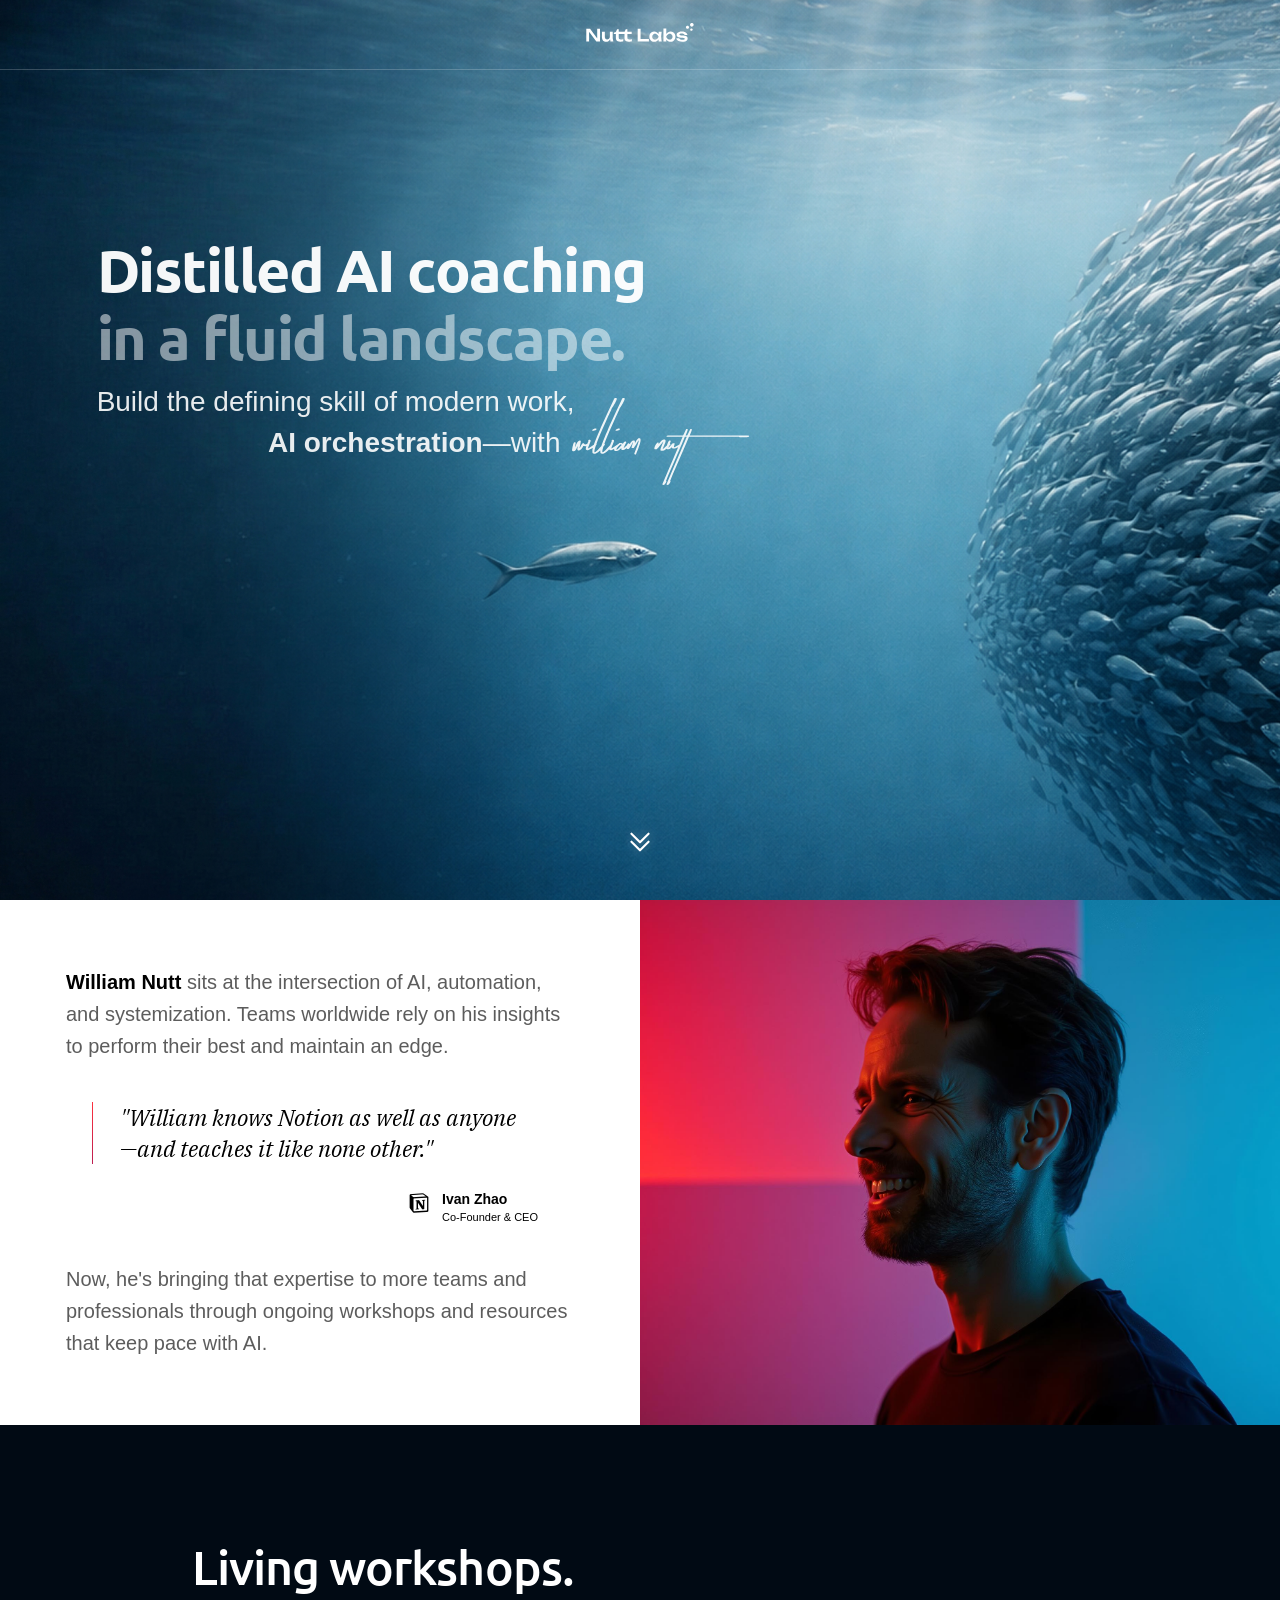
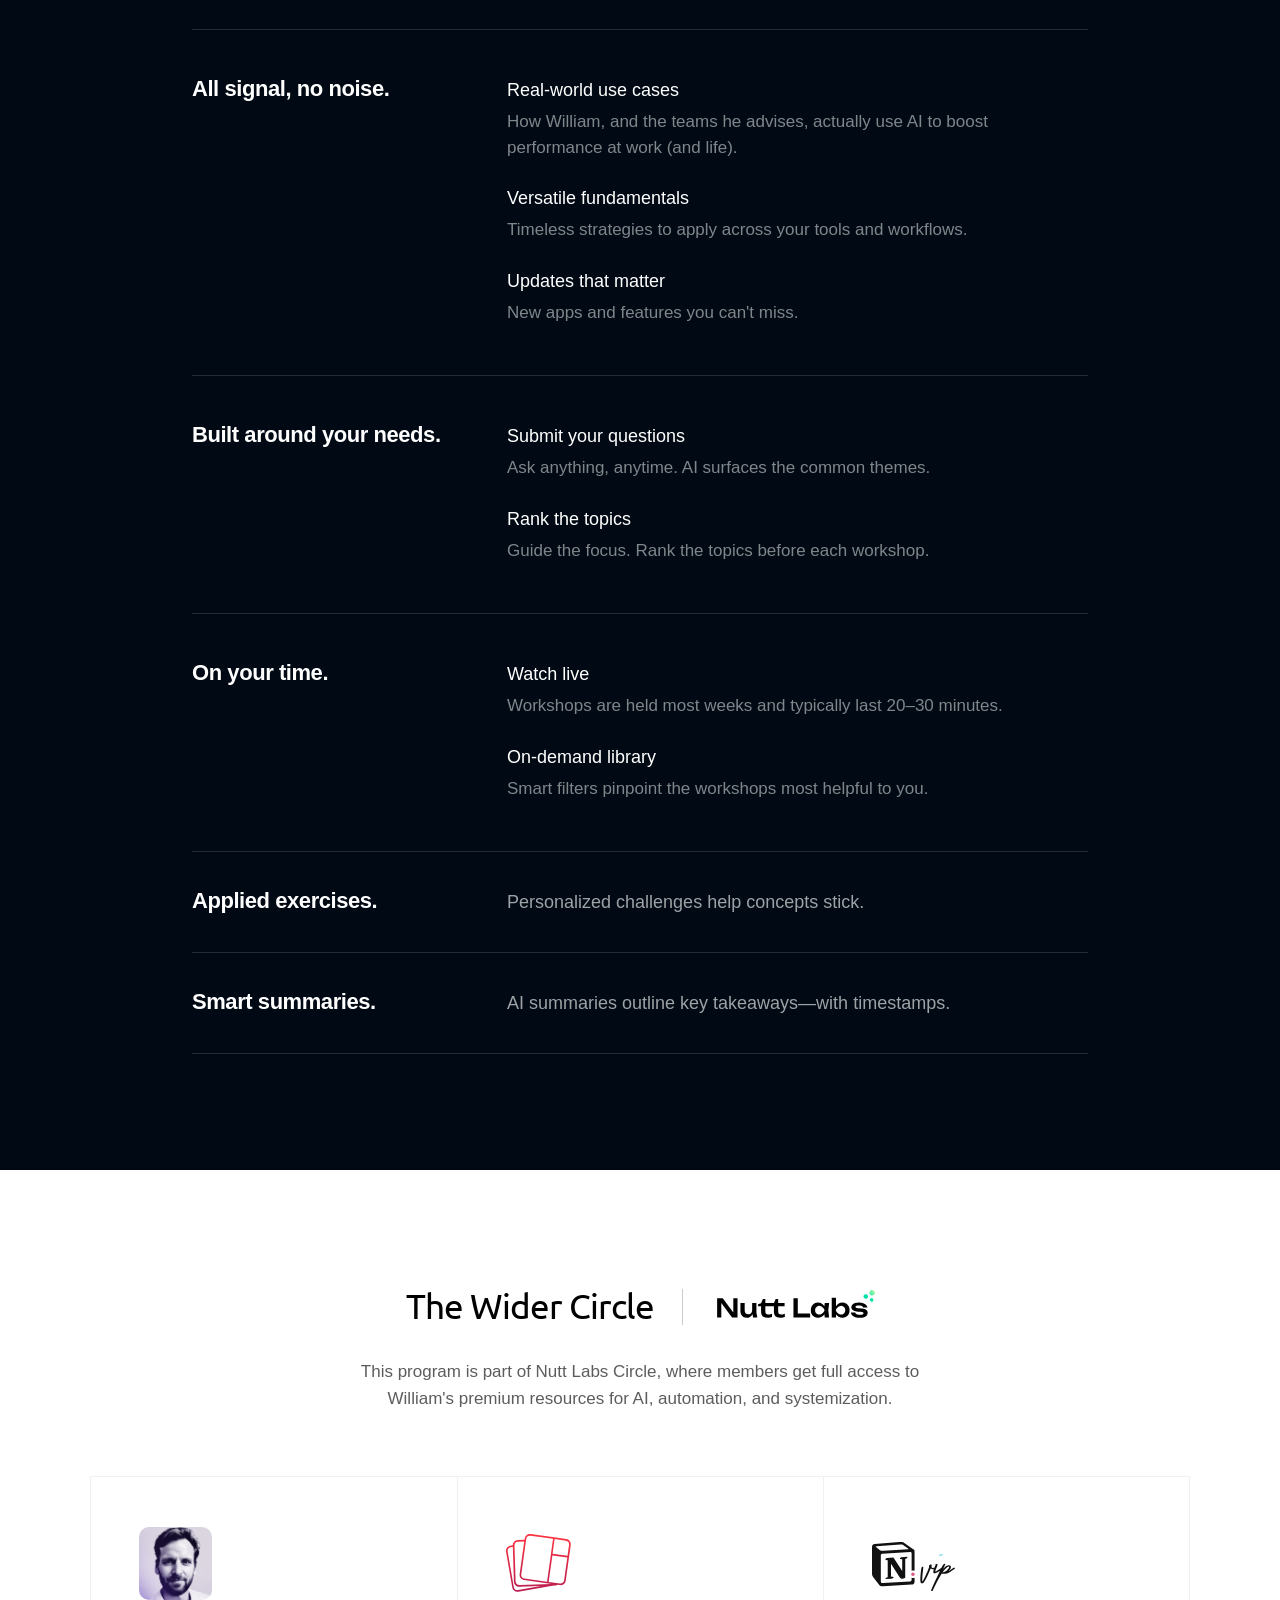
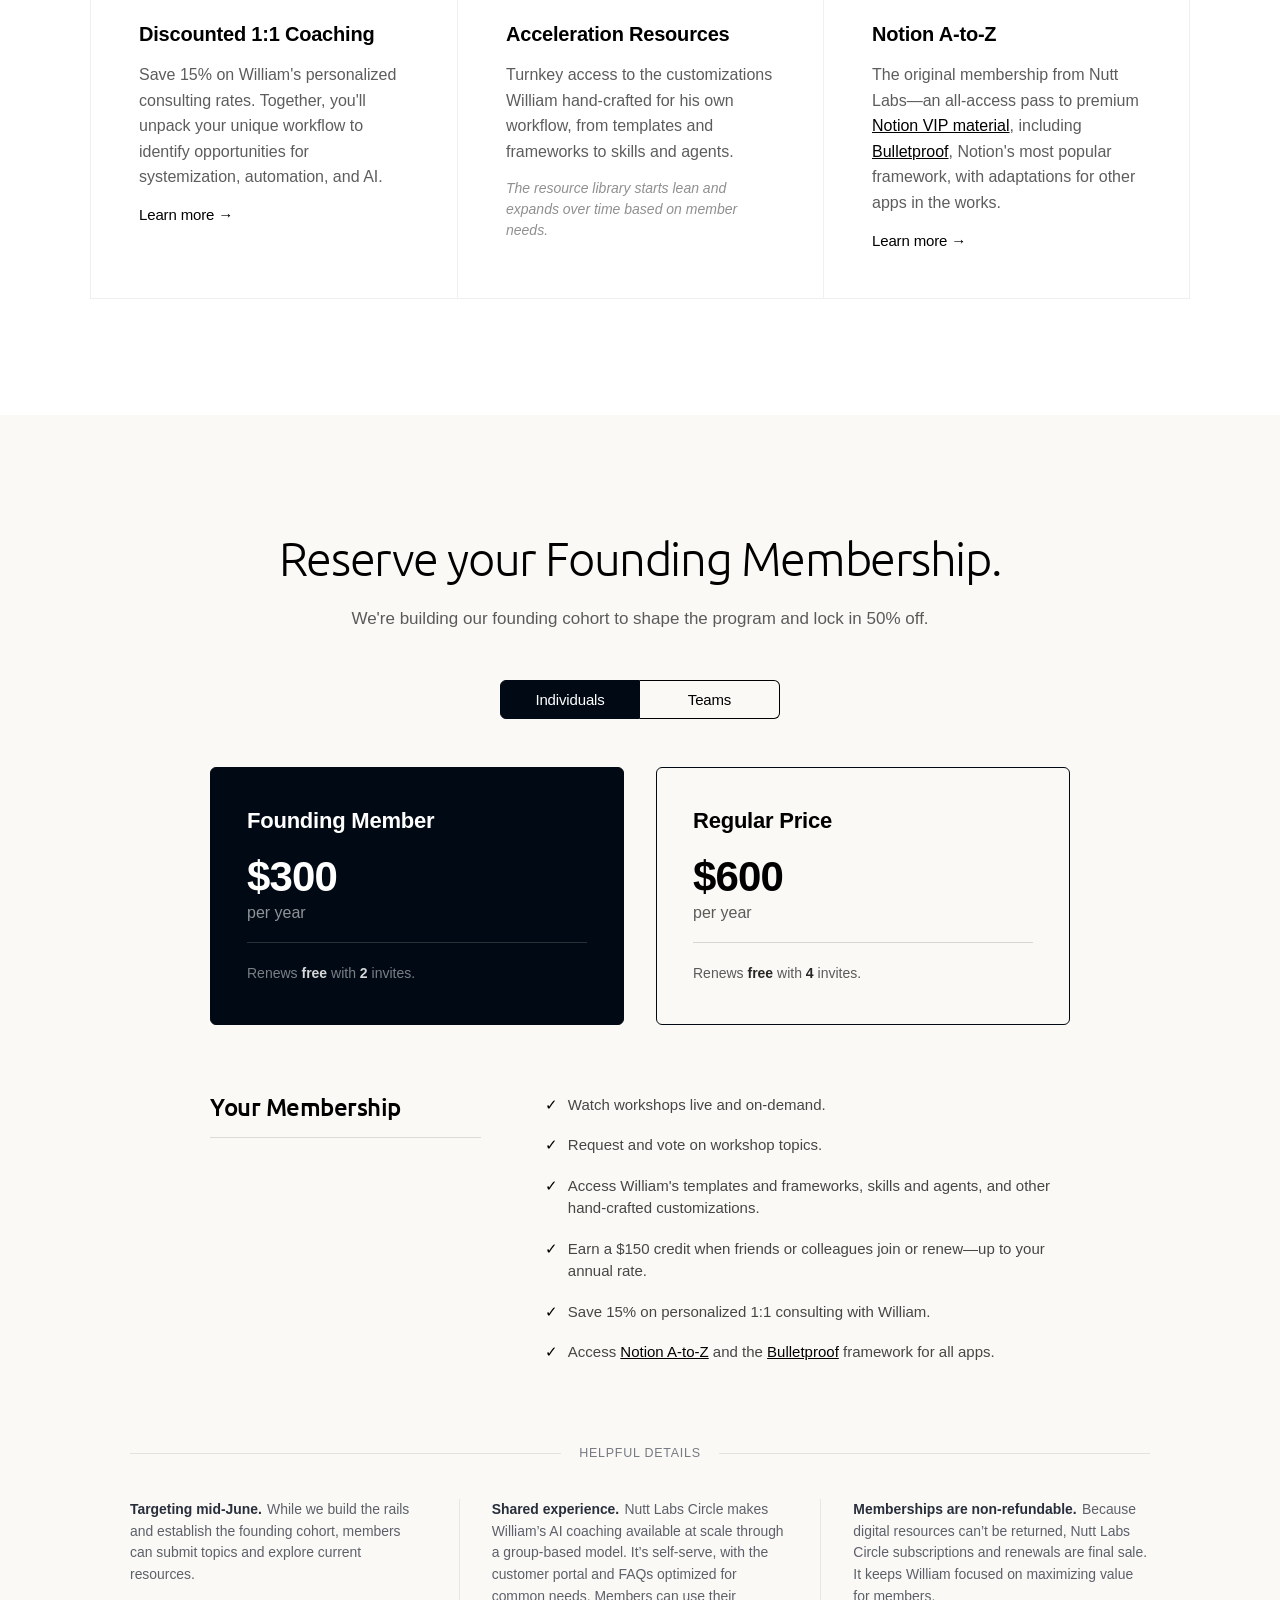
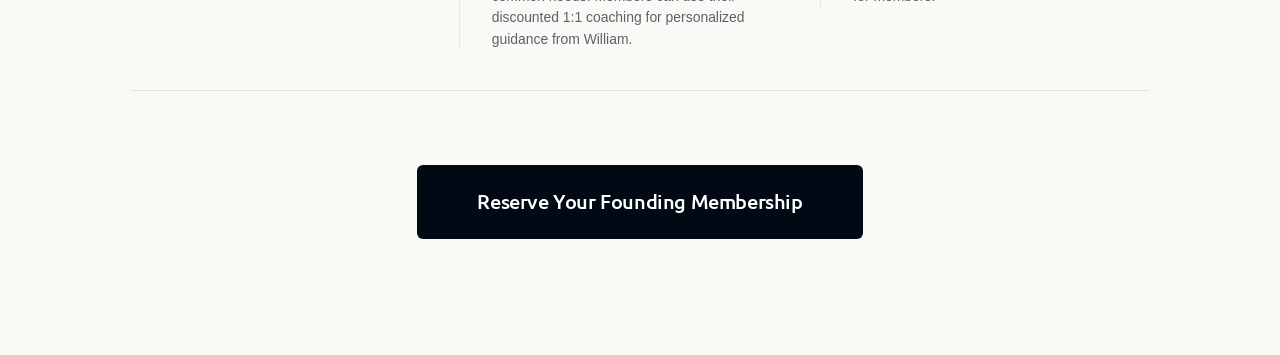
<file: ai/index.html>
<!DOCTYPE html>
<html lang="en">
<head>
<meta charset="UTF-8">
<meta name="viewport" content="width=device-width, initial-scale=1.0">
<title>Distilled AI Coaching with William Nutt</title>
<link rel="icon" type="image/png" href="assets/nutt-labs_favicon.png">
<meta property="og:image" content="assets/ai-orchestration_og.png">
<link rel="stylesheet" href="css/main.css">
</head>
<body>


<!-- ==================== HERO ==================== -->
<section class="hero-section">
  <div class="hero-bg"></div>
  <header class="hero-header">
    <img src="assets/nutt-labs_logo.svg" alt="Nutt Labs" class="hero-logo">
  </header>
  <div class="hero-content">
    <h1 class="hero-title">Distilled AI coaching<br><span class="hero-title-sub">in a fluid landscape.</span></h1>
    <p class="hero-subtitle"><span class="hero-subtitle__line1">Build the defining skill of modern work, </span><span class="hero-subtitle__line2"><strong>AI orchestration</strong>&mdash;with <img src="assets/william-nutt_signature.svg" alt="William Nutt" class="signature"></span></p>
  </div>
  <div class="scroll-indicator">
    <svg class="chevron-top" width="21" height="12" viewBox="0 0 24 14" fill="none" xmlns="http://www.w3.org/2000/svg">
      <path d="M2 2L12 12L22 2" stroke="white" stroke-width="2.5" stroke-linecap="round" stroke-linejoin="round"/>
    </svg>
    <svg class="chevron-bottom" width="21" height="12" viewBox="0 0 24 14" fill="none" xmlns="http://www.w3.org/2000/svg">
      <path d="M2 2L12 12L22 2" stroke="white" stroke-width="2.5" stroke-linecap="round" stroke-linejoin="round"/>
    </svg>
  </div>
</section>


<!-- ==================== BIO ==================== -->
<section class="bio-section">
  <div class="bio-inner">
    <div class="bio-text">
      <p class="bio-lead"><strong>William Nutt</strong> sits at the intersection of AI, automation, and systemization. Teams worldwide rely on his insights to perform their best and maintain an edge.</p>

      <div class="bio-quote-block">
        <blockquote class="bio-quote">
          <p class="bio-quote-text">"William knows Notion as well as anyone<br>—and teaches it like none other."</p>
        </blockquote>
        <div class="bio-attribution">
          <div class="bio-attr-icon">
            <img src="assets/notion.png" alt="Notion">
          </div>
          <div class="bio-attr-text">
            <div class="bio-attr-name">Ivan Zhao</div>
            <div class="bio-attr-title">Co-Founder & CEO</div>
          </div>
        </div>
      </div>

      <p class="bio-closing">Now, he's bringing that expertise to more teams and professionals through ongoing workshops and resources that keep pace with AI.</p>
    </div>
    <div class="bio-image" role="img" aria-label="Portrait of William Nutt"></div>
  </div>
</section>


<!-- ==================== WORKSHOPS ==================== -->
<section class="workshop-section">
  <div class="workshop-inner">
    <h2 class="workshop-header">Living workshops.</h2>

    <div class="row">
      <div class="row-left"><span class="row-label">All signal, no noise.</span></div>
      <div class="row-right">
        <div class="sub-item">
          <div class="sub-item-label">Real-world use cases</div>
          <div class="sub-item-description">How William, and the teams he advises, actually use AI to boost performance at work (and life).</div>
        </div>
        <div class="sub-item">
          <div class="sub-item-label">Versatile fundamentals</div>
          <div class="sub-item-description">Timeless strategies to apply across your tools and workflows.</div>
        </div>
        <div class="sub-item">
          <div class="sub-item-label">Updates that matter</div>
          <div class="sub-item-description">New apps and features you can't miss.</div>
        </div>
      </div>
    </div>

    <div class="row">
      <div class="row-left"><span class="row-label">Built around your needs.</span></div>
      <div class="row-right">
        <div class="sub-item">
          <div class="sub-item-label">Submit your questions</div>
          <div class="sub-item-description">Ask anything, anytime. AI surfaces the common themes.</div>
        </div>
        <div class="sub-item">
          <div class="sub-item-label">Rank the topics</div>
          <div class="sub-item-description">Guide the focus. Rank the topics before each workshop.</div>
        </div>
      </div>
    </div>

    <div class="row">
      <div class="row-left"><span class="row-label">On your time.</span></div>
      <div class="row-right">
        <div class="sub-item">
          <div class="sub-item-label">Watch live</div>
          <div class="sub-item-description">Workshops are held most weeks and typically last 20–30 minutes.</div>
        </div>
        <div class="sub-item">
          <div class="sub-item-label">On-demand library</div>
          <div class="sub-item-description">Smart filters pinpoint the workshops most helpful to you.</div>
        </div>
      </div>
    </div>

    <div class="row">
      <div class="row-left"><span class="row-label">Applied exercises.</span></div>
      <div class="row-right">
        <div class="single-description">Personalized challenges help concepts stick.</div>
      </div>
    </div>

    <div class="row">
      <div class="row-left"><span class="row-label">Smart summaries.</span></div>
      <div class="row-right">
        <div class="single-description">AI summaries outline key takeaways&mdash;with timestamps.</div>
      </div>
    </div>

  </div>
</section>


<!-- ==================== CIRCLE ==================== -->
<section class="circle-section">
  <div class="circle-inner">
    <div class="circle-header-row">
      <h2 class="circle-header">The Wider Circle</h2>
      <div class="circle-header-divider"></div>
      <img src="assets/nutt-labs_logo-dark.svg" alt="Nutt Labs" class="circle-logo">
    </div>
    <p class="circle-subheader">This program is part of Nutt Labs Circle, where members get full access to William's premium resources for AI, automation, and systemization.</p>

    <div class="circle-grid">
      <div class="circle-card">
        <div class="card-image-wrap"><img src="assets/william-nutt_purple.png" alt="William Nutt" class="card-image card-image--headshot"></div>
        <h3 class="circle-title">Discounted 1:1 Coaching</h3>
        <p class="circle-description">Save 15% on William's personalized consulting rates. Together, you'll unpack your unique workflow to identify opportunities for systemization, automation, and AI.</p>
        <a href="https://nutt.io" target="_blank" class="learn-more accent-blue">Learn more</a>
      </div>

      <div class="circle-card">
        <div class="card-image-wrap"><img src="assets/templates-icon.svg" alt="Resources" class="card-image card-image--icon"></div>
        <h3 class="circle-title">Acceleration Resources</h3>
        <p class="circle-description">Turnkey access to the customizations William hand-crafted for his own workflow, from templates and frameworks to skills and agents.</p>
        <p class="circle-note">The resource library starts lean and expands over time based on member needs.</p>
      </div>

      <div class="circle-card">
        <div class="card-image-wrap"><img src="assets/notion-vip_logo.svg" alt="Notion VIP" class="card-image card-image--notion"></div>
        <h3 class="circle-title">Notion A-to-Z</h3>
        <p class="circle-description">The original membership from Nutt Labs—an all-access pass to premium <a href="https://notion.vip" target="_blank">Notion VIP material</a>, including <a href="https://bulletproof.notion.vip" target="_blank">Bulletproof</a>, Notion's most popular framework, with adaptations for other apps in the works.</p>
        <a href="https://notion.vip/a-to-z" target="_blank" class="learn-more accent-red">Learn more</a>
      </div>
    </div>
  </div>
</section>


<!-- ==================== PRICING ==================== -->
<section class="pricing-section" id="pricing">
  <div class="pricing-inner">
    <h2 class="pricing-header">Reserve your Founding Membership.</h2>
    <p class="pricing-subheader">We're building our founding cohort to shape the program and lock in 50% off.</p>

    <div class="tabs">
      <button class="tab active" onclick="switchTab('individual')">Individuals</button>
      <a href="https://form.nutt.ai/teams" target="_blank" class="tab">Teams</a>
    </div>

    <!-- Individual Tab -->
    <div id="tab-individual" class="tab-content active">
      <div class="pricing-columns">
        <div class="pricing-card founding">
          <div class="card-tier">Founding Member</div>
          <div class="card-price">$300</div>
          <div class="card-price-period">per year</div>
          <hr class="card-divider">
          <div class="card-referral">Renews <span class="referral-highlight">free</span> with <span class="referral-highlight">2</span> invites.</div>
        </div>

        <div class="pricing-card regular">
          <div class="card-tier">Regular Price</div>
          <div class="card-price">$600</div>
          <div class="card-price-period">per year</div>
          <hr class="card-divider">
          <div class="card-referral">Renews <span class="referral-highlight">free</span> with <span class="referral-highlight">4</span> invites.</div>
        </div>
      </div>
    </div>


    <div class="features-section">
      <div class="features-left">
        <h3 class="features-heading">Your Membership</h3>
        <hr class="features-line">
      </div>
      <ul class="features-list">
        <li class="feature-item"><span class="feature-check">&#10003;</span> <span>Watch workshops live and on-demand.</span></li>
        <li class="feature-item"><span class="feature-check">&#10003;</span> <span>Request and vote on workshop topics.</span></li>
        <li class="feature-item"><span class="feature-check">&#10003;</span> <span>Access William's templates and frameworks, skills and agents, and other hand-crafted customizations.</span></li>
        <li class="feature-item"><span class="feature-check">&#10003;</span> <span>Earn a $150 credit when friends or colleagues join or renew—up to your annual rate.</span></li>
        <li class="feature-item"><span class="feature-check">&#10003;</span> <span>Save 15% on personalized 1:1 consulting with William. </span></li>
        <li class="feature-item"><span class="feature-check">&#10003;</span> <span>Access <a href="https://notion.vip/a-to-z" target="_blank">Notion A-to-Z</a> and the <a href="https://notion.vip/bulletproof" target="_blank">Bulletproof</a> framework for all apps.</span></li>
      </ul>
    </div>

    <div class="cta-fine-print-block">
      <p class="cta-fine-print-intro">Helpful Details</p>
      <div class="cta-fine-print">
        <div class="cta-fine-print-item">
          <p class="cta-fine-print-body"><strong>Targeting mid-June.</strong> While we build the rails and establish the founding cohort, members can submit topics and explore current resources.</p>
        </div>
        <div class="cta-fine-print-item">
          <p class="cta-fine-print-body"><strong>Shared experience.</strong> Nutt Labs Circle makes William’s AI coaching available at scale through a group-based model. It’s self-serve, with the customer portal and FAQs optimized for common needs. Members can use their discounted 1:1 coaching for personalized guidance from William.</p>
        </div>
        <div class="cta-fine-print-item">
          <p class="cta-fine-print-body"><strong>Memberships are non-refundable.</strong> Because digital resources can’t be returned, Nutt Labs Circle subscriptions and renewals are final sale. It keeps William focused on maximizing value for members.</p>
        </div>
      </div>
    </div>

    <div class="cta-wrapper">
      <a href="https://buy.stripe.com/8x25kFegy5X5c1M9AR4c800" class="cta-button" target="_blank">Reserve Your Founding Membership</a>
    </div>
  </div>
</section>


<script src="js/main.js"></script>

</body>
</html>
</file>
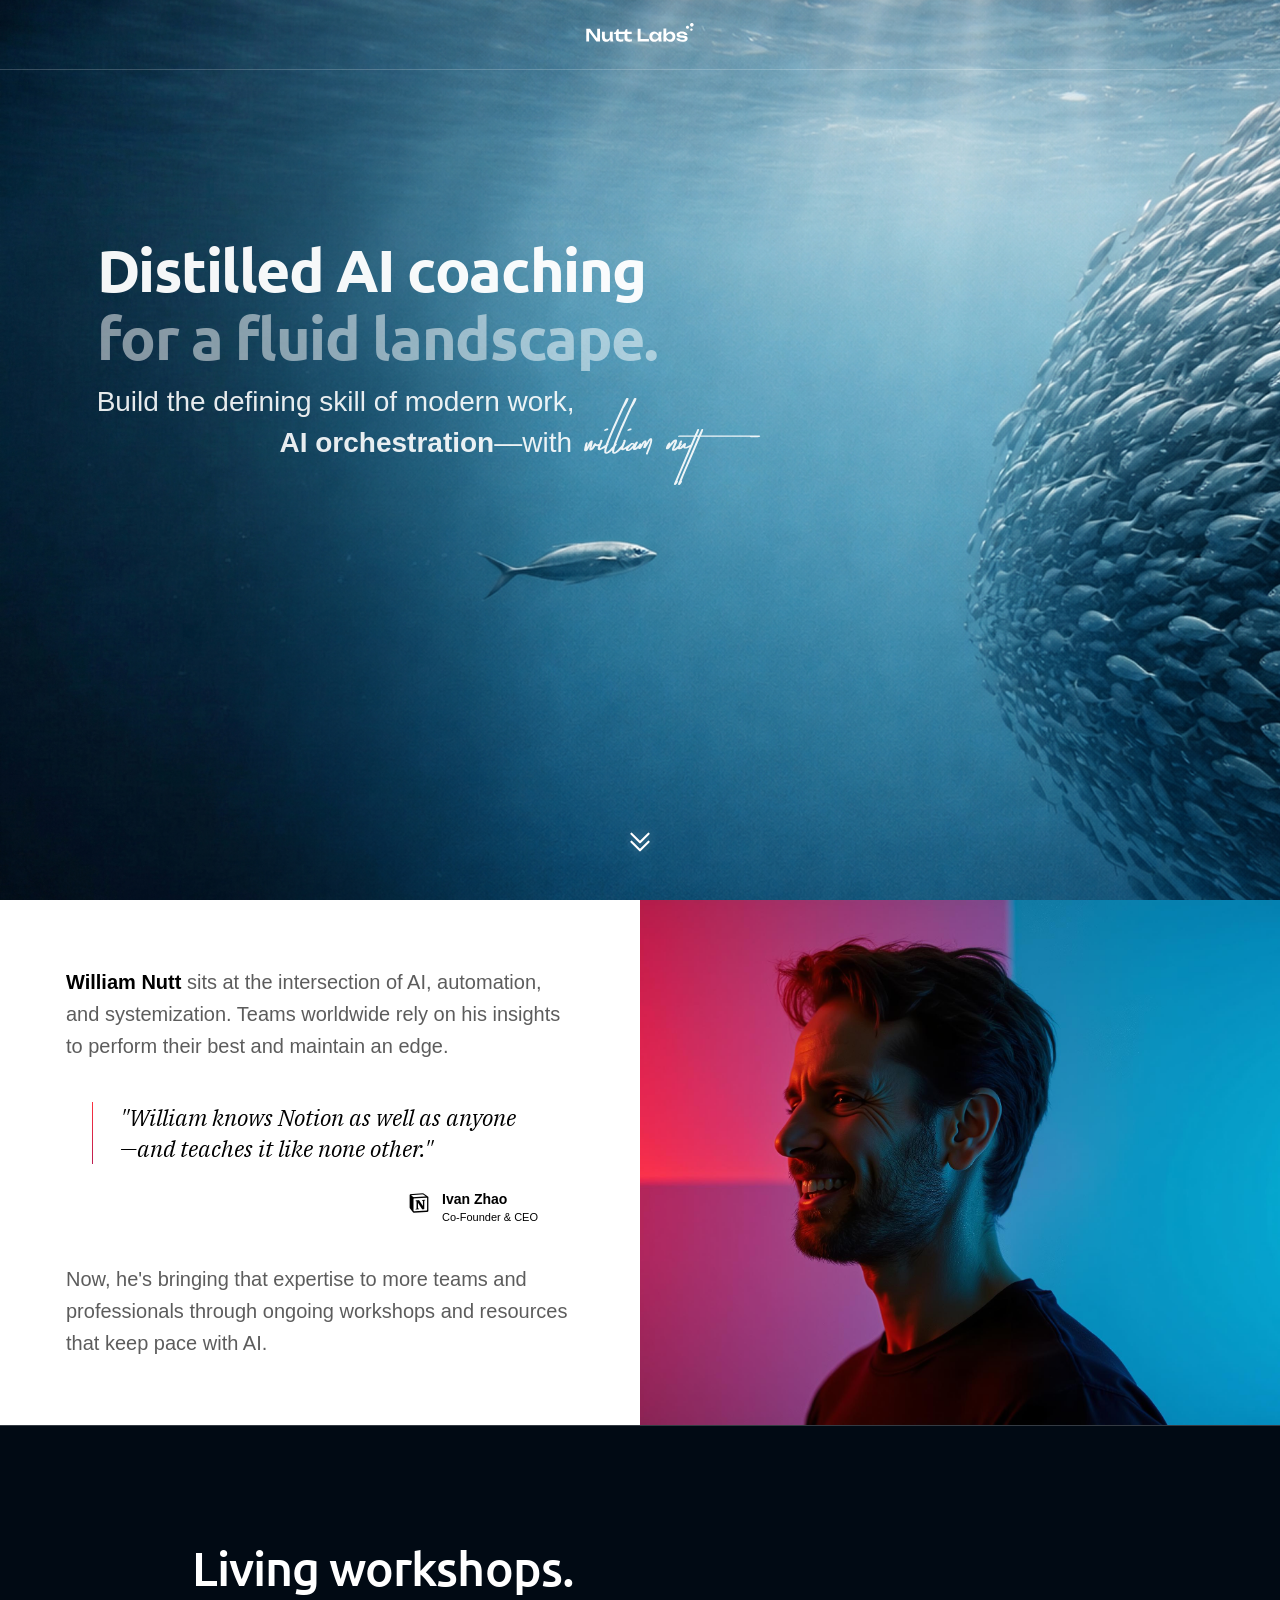
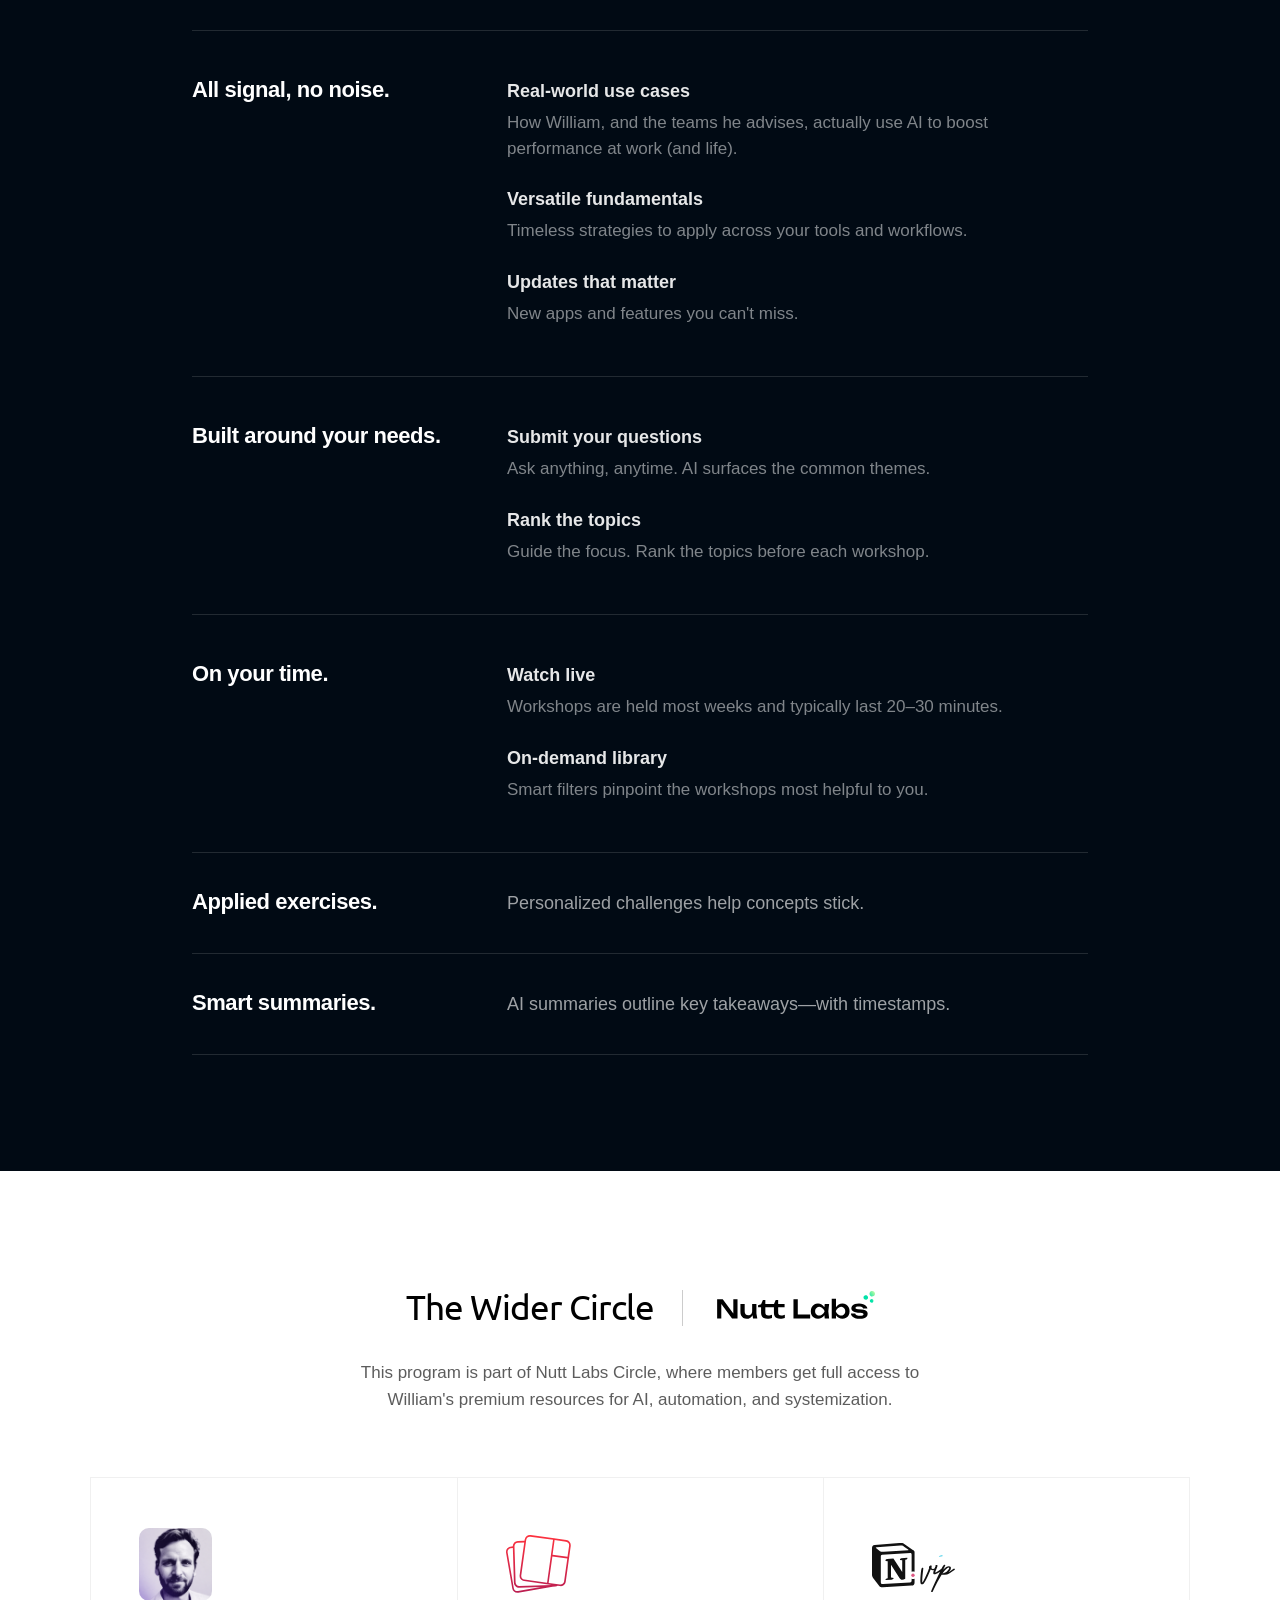
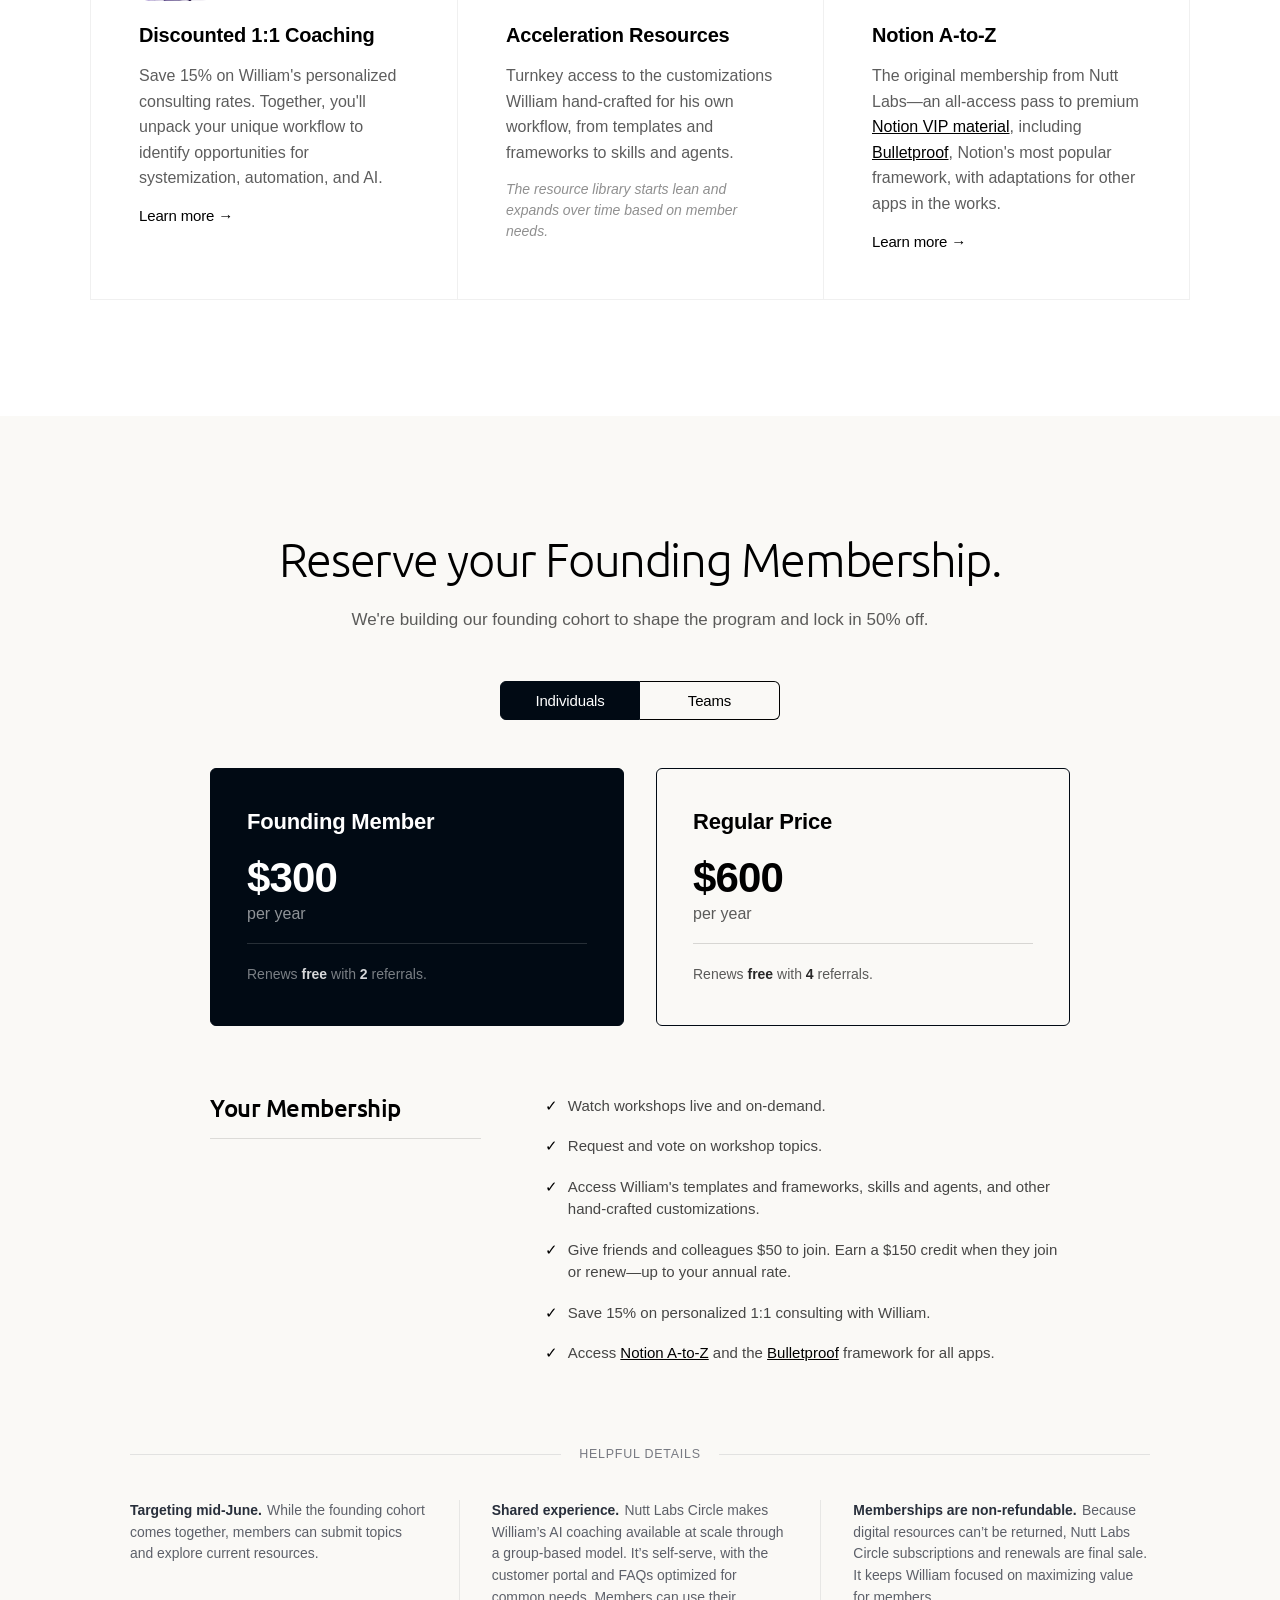
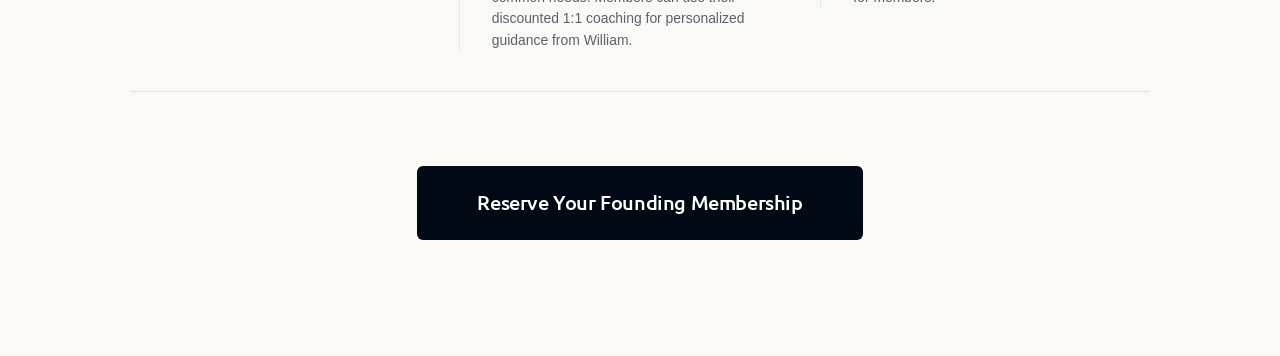
<file: src/index.html>
<!DOCTYPE html>
<html lang="en">
<head>
<meta charset="UTF-8">
<meta name="viewport" content="width=device-width, initial-scale=1.0">
<title>Distilled AI Coaching — William Nutt</title>
<link rel="icon" type="image/png" href="../assets/nutt-labs_favicon.png">
<meta property="og:image" content="../assets/ai-orchestration_og.png">
<link rel="stylesheet" href="main.css">
</head>
<body>


<!-- ==================== HERO ==================== -->
<section class="hero-section">
  <div class="hero-bg"></div>
  <header class="hero-header">
    <img src="../assets/nutt-labs_logo.svg" alt="Nutt Labs" class="hero-logo">
  </header>
  <div class="hero-content">
    <h1 class="hero-title">Distilled AI coaching<br><span class="hero-title-sub">for a fluid landscape.</span></h1>
    <p class="hero-subtitle"><span class="hero-subtitle__line1">Build the defining skill of modern work, </span><span class="hero-subtitle__line2"><strong>AI orchestration</strong>&mdash;with <img src="../assets/william-nutt_signature.svg" alt="William Nutt" class="signature"></span></p>
  </div>
  <div class="scroll-indicator">
    <svg class="chevron-top" width="21" height="12" viewBox="0 0 24 14" fill="none" xmlns="http://www.w3.org/2000/svg">
      <path d="M2 2L12 12L22 2" stroke="white" stroke-width="2.5" stroke-linecap="round" stroke-linejoin="round"/>
    </svg>
    <svg class="chevron-bottom" width="21" height="12" viewBox="0 0 24 14" fill="none" xmlns="http://www.w3.org/2000/svg">
      <path d="M2 2L12 12L22 2" stroke="white" stroke-width="2.5" stroke-linecap="round" stroke-linejoin="round"/>
    </svg>
  </div>
</section>


<!-- ==================== BIO ==================== -->
<section class="bio-section">
  <div class="bio-inner">
    <div class="bio-text">
      <p class="bio-lead"><strong>William Nutt</strong> sits at the intersection of AI, automation, and systemization. Teams worldwide rely on his insights to perform their best and maintain an edge.</p>

      <div class="bio-quote-block">
        <blockquote class="bio-quote">
          <p class="bio-quote-text">"William knows Notion as well as anyone<br>—and teaches it like none other."</p>
        </blockquote>
        <div class="bio-attribution">
          <div class="bio-attr-icon">
            <img src="../assets/notion.png" alt="Notion">
          </div>
          <div class="bio-attr-text">
            <div class="bio-attr-name">Ivan Zhao</div>
            <div class="bio-attr-title">Co-Founder & CEO</div>
          </div>
        </div>
      </div>

      <p class="bio-closing">Now, he's bringing that expertise to more teams and professionals through ongoing workshops and resources that keep pace with AI.</p>
    </div>
    <div class="bio-image" role="img" aria-label="Portrait of William Nutt"></div>
  </div>
</section>


<!-- ==================== WORKSHOPS ==================== -->
<section class="workshop-section">
  <div class="workshop-inner">
    <h2 class="workshop-header">Living workshops.</h2>

    <div class="row">
      <div class="row-left"><span class="row-label">All signal, no noise.</span></div>
      <div class="row-right">
        <div class="sub-item">
          <div class="sub-item-label">Real-world use cases</div>
          <div class="sub-item-description">How William, and the teams he advises, actually use AI to boost performance at work (and life).</div>
        </div>
        <div class="sub-item">
          <div class="sub-item-label">Versatile fundamentals</div>
          <div class="sub-item-description">Timeless strategies to apply across your tools and workflows.</div>
        </div>
        <div class="sub-item">
          <div class="sub-item-label">Updates that matter</div>
          <div class="sub-item-description">New apps and features you can't miss.</div>
        </div>
      </div>
    </div>

    <div class="row">
      <div class="row-left"><span class="row-label">Built around your needs.</span></div>
      <div class="row-right">
        <div class="sub-item">
          <div class="sub-item-label">Submit your questions</div>
          <div class="sub-item-description">Ask anything, anytime. AI surfaces the common themes.</div>
        </div>
        <div class="sub-item">
          <div class="sub-item-label">Rank the topics</div>
          <div class="sub-item-description">Guide the focus. Rank the topics before each workshop.</div>
        </div>
      </div>
    </div>

    <div class="row">
      <div class="row-left"><span class="row-label">On your time.</span></div>
      <div class="row-right">
        <div class="sub-item">
          <div class="sub-item-label">Watch live</div>
          <div class="sub-item-description">Workshops are held most weeks and typically last 20–30 minutes.</div>
        </div>
        <div class="sub-item">
          <div class="sub-item-label">On-demand library</div>
          <div class="sub-item-description">Smart filters pinpoint the workshops most helpful to you.</div>
        </div>
      </div>
    </div>

    <div class="row">
      <div class="row-left"><span class="row-label">Applied exercises.</span></div>
      <div class="row-right">
        <div class="single-description">Personalized challenges help concepts stick.</div>
      </div>
    </div>

    <div class="row">
      <div class="row-left"><span class="row-label">Smart summaries.</span></div>
      <div class="row-right">
        <div class="single-description">AI summaries outline key takeaways&mdash;with timestamps.</div>
      </div>
    </div>

  </div>
</section>


<!-- ==================== CIRCLE ==================== -->
<section class="circle-section">
  <div class="circle-inner">
    <div class="circle-header-row">
      <h2 class="circle-header">The Wider Circle</h2>
      <div class="circle-header-divider"></div>
      <img src="../assets/nutt-labs_logo-dark.svg" alt="Nutt Labs" class="circle-logo">
    </div>
    <p class="circle-subheader">This program is part of Nutt Labs Circle, where members get full access to William's premium resources for AI, automation, and systemization.</p>

    <div class="circle-grid">
      <div class="circle-card">
        <div class="card-image-wrap"><img src="../assets/william-nutt_purple.png" alt="William Nutt" class="card-image card-image--headshot"></div>
        <h3 class="circle-title">Discounted 1:1 Coaching</h3>
        <p class="circle-description">Save 15% on William's personalized consulting rates. Together, you'll unpack your unique workflow to identify opportunities for systemization, automation, and AI.</p>
        <a href="https://nutt.io" target="_blank" class="learn-more accent-blue">Learn more</a>
      </div>

      <div class="circle-card">
        <div class="card-image-wrap"><img src="../assets/templates-icon.svg" alt="Resources" class="card-image card-image--icon"></div>
        <h3 class="circle-title">Acceleration Resources</h3>
        <p class="circle-description">Turnkey access to the customizations William hand-crafted for his own workflow, from templates and frameworks to skills and agents.</p>
        <p class="circle-note">The resource library starts lean and expands over time based on member needs.</p>
      </div>

      <div class="circle-card">
        <div class="card-image-wrap"><img src="../assets/notion-vip_logo.svg" alt="Notion VIP" class="card-image card-image--notion"></div>
        <h3 class="circle-title">Notion A-to-Z</h3>
        <p class="circle-description">The original membership from Nutt Labs—an all-access pass to premium <a href="https://notion.vip" target="_blank">Notion VIP material</a>, including <a href="https://bulletproof.notion.vip" target="_blank">Bulletproof</a>, Notion's most popular framework, with adaptations for other apps in the works.</p>
        <a href="https://notion.vip/a-to-z" target="_blank" class="learn-more accent-red">Learn more</a>
      </div>
    </div>
  </div>
</section>


<!-- ==================== PRICING ==================== -->
<section class="pricing-section" id="pricing">
  <div class="pricing-inner">
    <h2 class="pricing-header">Reserve your Founding Membership.</h2>
    <p class="pricing-subheader">We're building our founding cohort to shape the program and lock in 50% off.</p>

    <div class="tabs">
      <button class="tab active" onclick="switchTab('individual')">Individuals</button>
      <a href="https://form.nutt.ai/teams" target="_blank" class="tab">Teams</a>
    </div>

    <!-- Individual Tab -->
    <div id="tab-individual" class="tab-content active">
      <div class="pricing-columns">
        <div class="pricing-card founding">
          <div class="card-tier">Founding Member</div>
          <div class="card-price">$300</div>
          <div class="card-price-period">per year</div>
          <hr class="card-divider">
          <div class="card-referral">Renews <span class="referral-highlight">free</span> with <span class="referral-highlight">2</span> referrals.</div>
        </div>

        <div class="pricing-card regular">
          <div class="card-tier">Regular Price</div>
          <div class="card-price">$600</div>
          <div class="card-price-period">per year</div>
          <hr class="card-divider">
          <div class="card-referral">Renews <span class="referral-highlight">free</span> with <span class="referral-highlight">4</span> referrals.</div>
        </div>
      </div>
    </div>


    <div class="features-section">
      <div class="features-left">
        <h3 class="features-heading">Your Membership</h3>
        <hr class="features-line">
      </div>
      <ul class="features-list">
        <li class="feature-item"><span class="feature-check">&#10003;</span> <span>Watch workshops live and on-demand.</span></li>
        <li class="feature-item"><span class="feature-check">&#10003;</span> <span>Request and vote on workshop topics.</span></li>
        <li class="feature-item"><span class="feature-check">&#10003;</span> <span>Access William's templates and frameworks, skills and agents, and other hand-crafted customizations.</span></li>
        <li class="feature-item"><span class="feature-check">&#10003;</span> <span>Give friends and colleagues $50 to join. Earn a $150 credit when they join or renew—up to your annual rate.</span></li>
        <li class="feature-item"><span class="feature-check">&#10003;</span> <span>Save 15% on personalized 1:1 consulting with William. </span></li>
        <li class="feature-item"><span class="feature-check">&#10003;</span> <span>Access <a href="https://notion.vip/a-to-z" target="_blank">Notion A-to-Z</a> and the <a href="https://notion.vip/bulletproof" target="_blank">Bulletproof</a> framework for all apps.</span></li>
      </ul>
    </div>

    <div class="cta-fine-print-block">
      <p class="cta-fine-print-intro">Helpful Details</p>
      <div class="cta-fine-print">
        <div class="cta-fine-print-item">
          <p class="cta-fine-print-body"><strong>Targeting mid-June.</strong> While the founding cohort comes together, members can submit topics and explore current resources.</p>
        </div>
        <div class="cta-fine-print-item">
          <p class="cta-fine-print-body"><strong>Shared experience.</strong> Nutt Labs Circle makes William’s AI coaching available at scale through a group-based model. It’s self-serve, with the customer portal and FAQs optimized for common needs. Members can use their discounted 1:1 coaching for personalized guidance from William.</p>
        </div>
        <div class="cta-fine-print-item">
          <p class="cta-fine-print-body"><strong>Memberships are non-refundable.</strong> Because digital resources can’t be returned, Nutt Labs Circle subscriptions and renewals are final sale. It keeps William focused on maximizing value for members.</p>
        </div>
      </div>
    </div>

    <div class="cta-wrapper">
      <a href="https://buy.stripe.com/8x25kFegy5X5c1M9AR4c800" class="cta-button" target="_blank">Reserve Your Founding Membership</a>
    </div>
  </div>
</section>


<script src="main.js"></script>

</body>
</html>
</file>
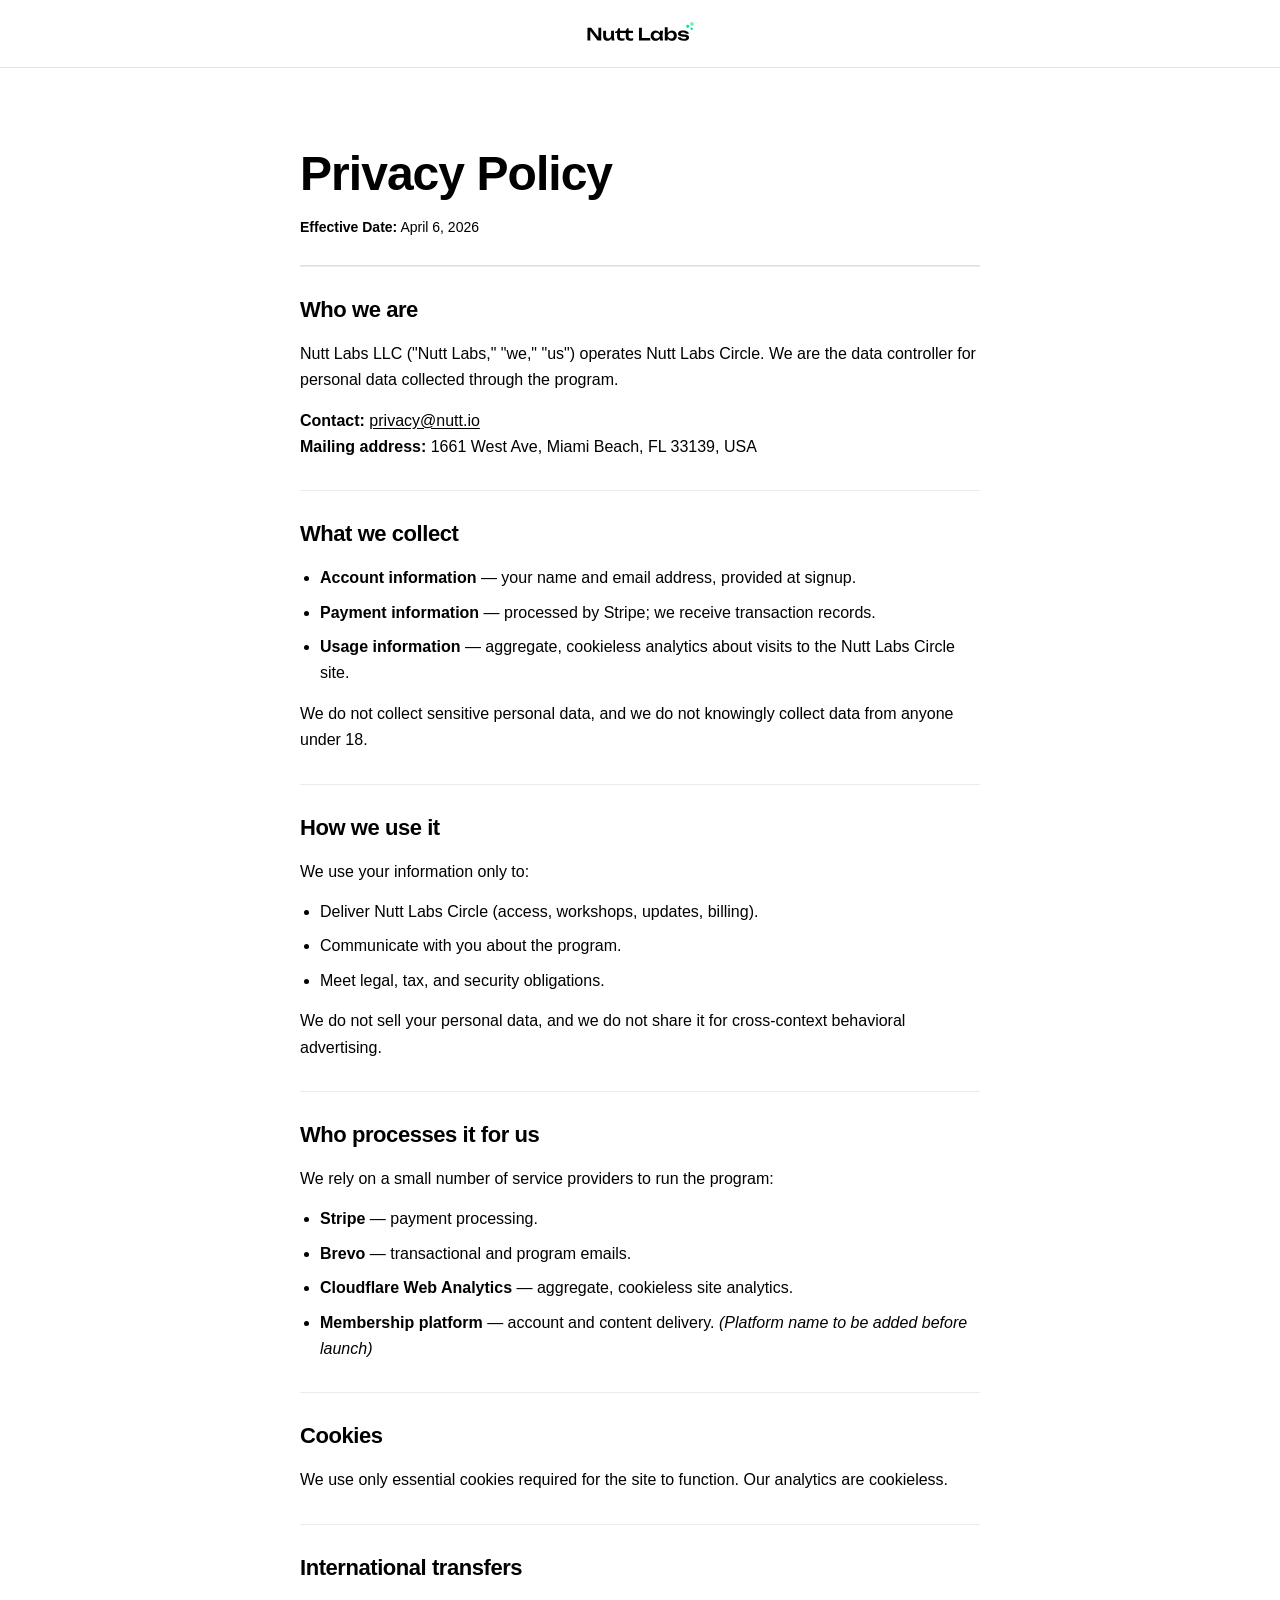
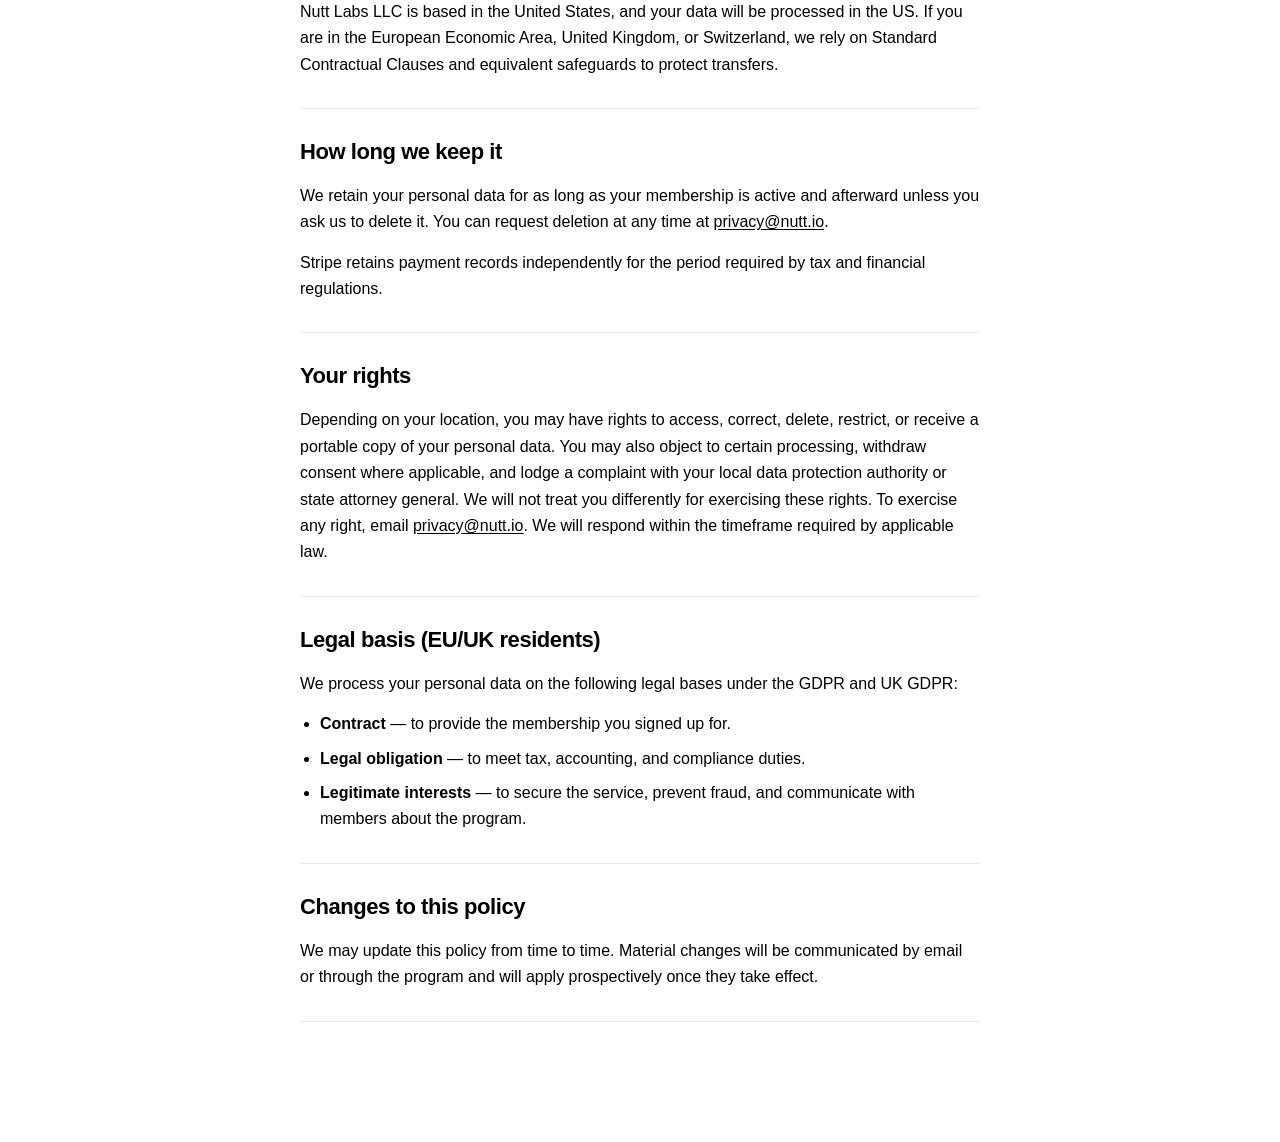
<file: ai/privacy.html>
<!DOCTYPE html>
<html lang="en">
<head>
<meta charset="UTF-8">
<meta name="viewport" content="width=device-width, initial-scale=1.0">
<title>Privacy Policy — Nutt Labs Circle</title>
<link rel="icon" type="image/png" href="assets/nutt-labs_favicon.png">
<link rel="stylesheet" href="css/legal.css">
</head>
<body>

<header class="legal-header">
  <img src="assets/nutt-labs_logo-dark.svg" alt="Nutt Labs" class="legal-logo">
</header>

<main class="legal-main">
  <div class="legal-inner">

    <div class="legal-title-block">
      <h1 class="legal-title">Privacy Policy</h1>
      <p class="legal-effective"><strong>Effective Date:</strong> April 6, 2026</p>
    </div>

    <section class="legal-section">
      <h2 class="legal-h2">Who we are</h2>
      <p>Nutt Labs LLC ("Nutt Labs," "we," "us") operates Nutt Labs Circle. We are the data controller for personal data collected through the program.</p>
      <p><strong>Contact:</strong> <a href="mailto:privacy@nutt.io">privacy@nutt.io</a><br>
      <strong>Mailing address:</strong> 1661 West Ave, Miami Beach, FL 33139, USA</p>
    </section>

    <section class="legal-section">
      <h2 class="legal-h2">What we collect</h2>
      <ul class="legal-ul">
        <li><strong>Account information</strong> — your name and email address, provided at signup.</li>
        <li><strong>Payment information</strong> — processed by Stripe; we receive transaction records.</li>
        <li><strong>Usage information</strong> — aggregate, cookieless analytics about visits to the Nutt Labs Circle site.</li>
      </ul>
      <p>We do not collect sensitive personal data, and we do not knowingly collect data from anyone under 18.</p>
    </section>

    <section class="legal-section">
      <h2 class="legal-h2">How we use it</h2>
      <p>We use your information only to:</p>
      <ul class="legal-ul">
        <li>Deliver Nutt Labs Circle (access, workshops, updates, billing).</li>
        <li>Communicate with you about the program.</li>
        <li>Meet legal, tax, and security obligations.</li>
      </ul>
      <p>We do not sell your personal data, and we do not share it for cross-context behavioral advertising.</p>
    </section>

    <section class="legal-section">
      <h2 class="legal-h2">Who processes it for us</h2>
      <p>We rely on a small number of service providers to run the program:</p>
      <ul class="legal-ul">
        <li><strong>Stripe</strong> — payment processing.</li>
        <li><strong>Brevo</strong> — transactional and program emails.</li>
        <li><strong>Cloudflare Web Analytics</strong> — aggregate, cookieless site analytics.</li>
        <li><strong>Membership platform</strong> — account and content delivery. <em>(Platform name to be added before launch)</em></li>
      </ul>
    </section>

    <section class="legal-section">
      <h2 class="legal-h2">Cookies</h2>
      <p>We use only essential cookies required for the site to function. Our analytics are cookieless.</p>
    </section>

    <section class="legal-section">
      <h2 class="legal-h2">International transfers</h2>
      <p>Nutt Labs LLC is based in the United States, and your data will be processed in the US. If you are in the European Economic Area, United Kingdom, or Switzerland, we rely on Standard Contractual Clauses and equivalent safeguards to protect transfers.</p>
    </section>

    <section class="legal-section">
      <h2 class="legal-h2">How long we keep it</h2>
      <p>We retain your personal data for as long as your membership is active and afterward unless you ask us to delete it. You can request deletion at any time at <a href="mailto:privacy@nutt.io">privacy@nutt.io</a>.</p>
      <p>Stripe retains payment records independently for the period required by tax and financial regulations.</p>
    </section>

    <section class="legal-section">
      <h2 class="legal-h2">Your rights</h2>
      <p>Depending on your location, you may have rights to access, correct, delete, restrict, or receive a portable copy of your personal data. You may also object to certain processing, withdraw consent where applicable, and lodge a complaint with your local data protection authority or state attorney general. We will not treat you differently for exercising these rights. To exercise any right, email <a href="mailto:privacy@nutt.io">privacy@nutt.io</a>. We will respond within the timeframe required by applicable law.</p>
    </section>

    <section class="legal-section">
      <h2 class="legal-h2">Legal basis (EU/UK residents)</h2>
      <p>We process your personal data on the following legal bases under the GDPR and UK GDPR:</p>
      <ul class="legal-ul">
        <li><strong>Contract</strong> — to provide the membership you signed up for.</li>
        <li><strong>Legal obligation</strong> — to meet tax, accounting, and compliance duties.</li>
        <li><strong>Legitimate interests</strong> — to secure the service, prevent fraud, and communicate with members about the program.</li>
      </ul>
    </section>

    <section class="legal-section">
      <h2 class="legal-h2">Changes to this policy</h2>
      <p>We may update this policy from time to time. Material changes will be communicated by email or through the program and will apply prospectively once they take effect.</p>
    </section>

  </div>
</main>

</body>
</html>
</file>
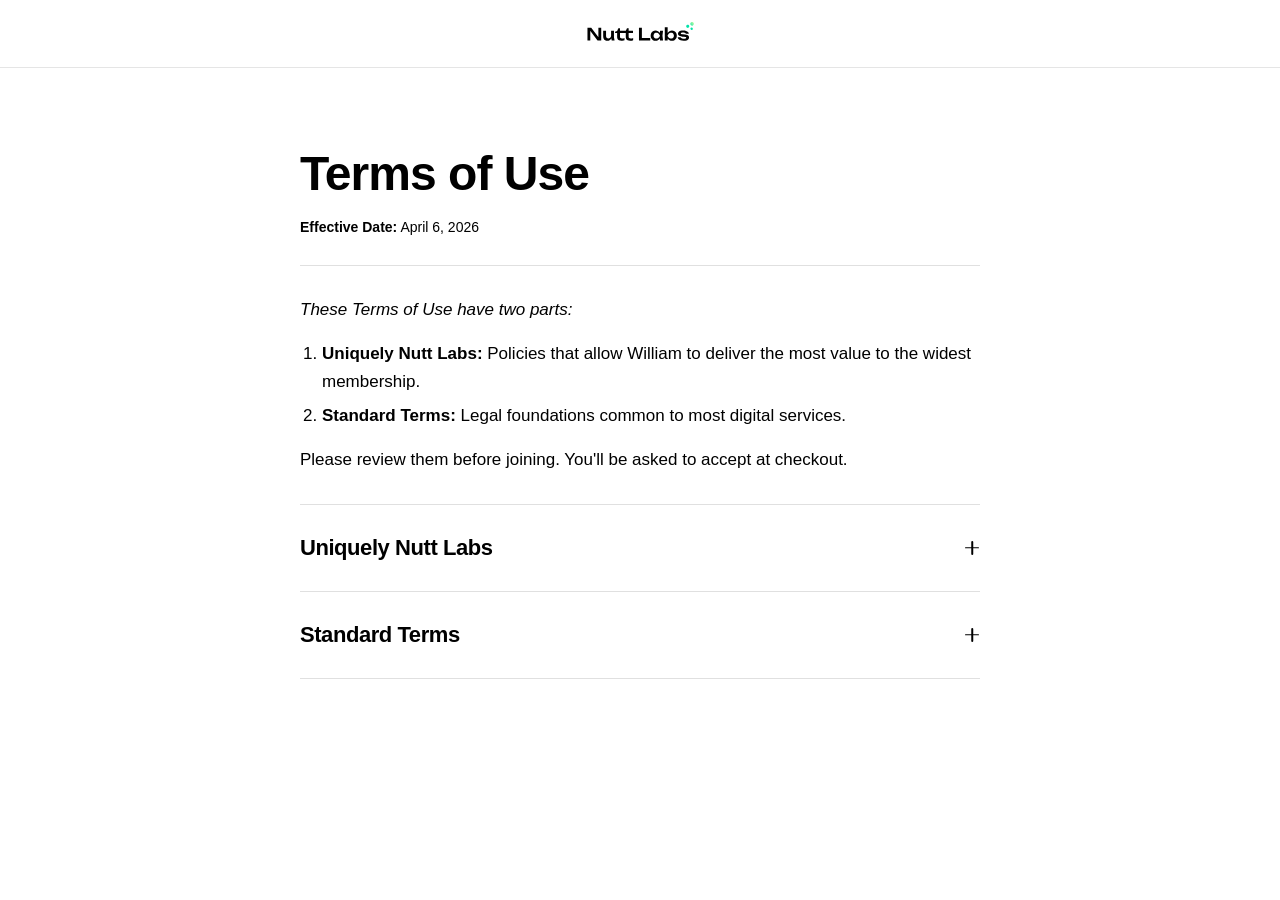
<file: ai/terms.html>
<!DOCTYPE html>
<html lang="en">
<head>
<meta charset="UTF-8">
<meta name="viewport" content="width=device-width, initial-scale=1.0">
<title>Terms of Use — Nutt Labs Circle</title>
<link rel="icon" type="image/png" href="assets/nutt-labs_favicon.png">
<link rel="stylesheet" href="css/legal.css">
</head>
<body>

<header class="legal-header">
  <img src="assets/nutt-labs_logo-dark.svg" alt="Nutt Labs" class="legal-logo">
</header>

<main class="legal-main">
  <div class="legal-inner">

    <div class="legal-title-block">
      <h1 class="legal-title">Terms of Use</h1>
      <p class="legal-effective"><strong>Effective Date:</strong> April 6, 2026</p>
    </div>

    <p class="legal-intro"><em>These Terms of Use have two parts:</em></p>
    <ol class="legal-intro-list">
      <li><strong>Uniquely Nutt Labs:</strong> Policies that allow William to deliver the most value to the widest membership.</li>
      <li><strong>Standard Terms:</strong> Legal foundations common to most digital services.</li>
    </ol>
    <p class="legal-intro">Please review them before joining. You'll be asked to accept at checkout.</p>

    <div class="accordion">
      <button class="accordion-trigger" aria-expanded="false">
        <span class="accordion-label">Uniquely Nutt Labs</span>
        <span class="accordion-icon" aria-hidden="true"></span>
      </button>
      <div class="accordion-body" hidden>
        <div class="legal-dl">
          <p><strong>A living program.</strong> Nutt Labs Circle will continuously evolve with technologies and member priorities. Resources and benefits may be added, changed, or retired at any time. Your membership grants access to the program as it exists at the current time.</p>

          <p><strong>Your price is locked for the life of your membership.</strong> The rate you pay at signup is yours as long as your membership remains continuously active. If you cancel and later rejoin, you'll subscribe at the current rate.</p>

          <p><strong>Self-service by design.</strong> To focus on delivering the highest value to the widest membership, Nutt Labs Circle is a self-service membership. William does not provide individualized support. FAQs are optimized to resolve common needs effectively and efficiently. Whenever you'd like personal guidance from William, your membership grants you 15% off his 1:1 consulting rate.</p>

<p><strong>Payments are non-refundable.</strong> All membership payments are final. You can cancel your subscription at any time to prevent future charges, but no refunds will be issued for the current billing period. In the unlikely case Nutt Labs Circle is discontinued entirely during your current billing period, you'll receive a pro-rated refund for the unused portion of that period.</p>

  <p><strong>For your eyes only.</strong> Membership content is for your personal use only. It may not be posted publicly, shared with others, or used to build anything others will consume.</p>
        </div>
      </div>
    </div>

    <div class="accordion">
      <button class="accordion-trigger" aria-expanded="false">
        <span class="accordion-label">Standard Terms</span>
        <span class="accordion-icon" aria-hidden="true"></span>
      </button>
      <div class="accordion-body" hidden>
        <div class="legal-dl">
          <p><strong>Eligibility.</strong> You must be at least 18 years old to subscribe.</p>

          <p><strong>Account responsibility.</strong> You are responsible for your account security and activity. Notify us of any unauthorized access.</p>

          <p><strong>Privacy.</strong> Your use of Nutt Labs Circle is also governed by our <a href="privacy.html">Privacy Policy</a>, which is incorporated here by reference.</p>

          <p><strong>Invitations.</strong> Members may invite others to join Nutt Labs Circle. When someone joins or renews their membership through a member's invitation, the inviting member may receive the credit in effect at that time. Invitations are typically tracked through invitation links and may also be attributed when a new member identifies the inviting member during signup.</p>

          <p>Credits apply only to future charges, are not redeemable for cash, and may be limited to the amount of a member's annual subscription rate. Credits may be withheld, adjusted, or reversed in cases of chargebacks, refunds, attribution errors, or activity Nutt Labs LLC considers deceptive or abusive.</p>

          <p>Nutt Labs LLC determines, in its sole discretion, whether a membership is attributable to an invitation, including in cases where attribution is based on information provided manually at signup. Members promoting Nutt Labs Circle publicly must disclose that relationship in accordance with applicable laws and guidelines, including FTC endorsement guidelines.</p>

          <p><strong>Intellectual property.</strong> All content and intellectual property made available through Nutt Labs Circle are owned by Nutt Labs LLC or its licensors. Your membership grants a limited, non-exclusive, non-transferable, revocable license to access and use the content as described in the Uniquely Nutt Labs section. You may not copy, publish, post publicly, sell, or sublicense program content, or create derivative works from it except for your own use. You may not use program content to train or provide input to any AI or machine learning system, or to build anything substantially similar to the program's resources. Nutt Labs LLC retains all rights not expressly granted.</p>

          <p><strong>Disclaimer of warranties.</strong> The program is provided "as is" and "as available." To the fullest extent permitted by law, Nutt Labs LLC disclaims all warranties, express or implied, including warranties of merchantability, fitness for a particular purpose, and non-infringement.</p>

          <p><strong>Educational, not prescriptive.</strong> Nutt Labs Circle provides educational content about the approaches, tools, and systems William Nutt uses and recommends. It does not constitute legal, financial, tax, security, or privacy advice, and is not tailored to any member's specific circumstances. Members are responsible for deciding what to apply and how.</p>

          <p><strong>Limitation of liability.</strong> To the fullest extent permitted by law, Nutt Labs LLC shall not be liable for any indirect, incidental, special, consequential, or punitive damages arising from your use of or inability to use the program. Our total liability for any claim shall not exceed the amount you paid for your membership in the twelve months preceding the claim.</p>

          <p><strong>Indemnification.</strong> You agree to indemnify and hold harmless Nutt Labs LLC and its owner, agents, and affiliates from any claims, damages, or expenses arising from your use of the program or violation of these Terms.</p>

          <p><strong>Suspension and termination.</strong> Nutt Labs LLC may suspend or terminate any membership that violates these Terms or creates legal, security, or operational risk. If a membership is terminated for a violation, no refund will be provided for the current billing period. Sections on Intellectual Property, Limitation of Liability, Indemnification, and Dispute Resolution survive termination.</p>

          <p><strong>Dispute resolution.</strong> Any dispute arising from these Terms or your membership shall be resolved through binding individual arbitration administered under the rules of the American Arbitration Association, conducted in the State of Florida. You waive any right to participate in a class action, collective action, or class arbitration. Either party may still bring an individual claim in small-claims court, and Nutt Labs LLC may still go to court to protect its intellectual property. If any part of this waiver is found unenforceable, the dispute will proceed in the courts of the State of Florida, and you consent to exclusive jurisdiction there.</p>

          <p><strong>Governing law.</strong> These Terms are governed by the laws of the State of Florida, without regard to conflict of law principles.</p>

          <p><strong>Modifications.</strong> Nutt Labs LLC may update these Terms from time to time. Material changes will be communicated by email or through the program and will apply prospectively once they take effect. If you object to a material change, you may cancel your membership before your next renewal; the prior Terms will continue to apply through your current billing period.</p>

          <p><strong>Entire agreement.</strong> These Terms, together with the Privacy Policy, constitute the entire agreement between you and Nutt Labs LLC regarding Nutt Labs Circle and supersede any prior communications or representations.</p>

          <p><strong>Assignment.</strong> You may not assign or transfer your membership. Nutt Labs LLC may assign these Terms in connection with a merger, acquisition, or sale of assets.</p>

          <p><strong>Severability.</strong> If any provision of these Terms is found unenforceable, the remaining provisions remain in full effect.</p>

          <p><strong>Contact.</strong> Questions about these Terms may be directed to <a href="mailto:terms@nutt.io">terms@nutt.io</a>.</p>
        </div>
      </div>
    </div>

  </div>
</main>

<script>
  document.querySelectorAll('.accordion-trigger').forEach(trigger => {
    trigger.addEventListener('click', () => {
      const expanded = trigger.getAttribute('aria-expanded') === 'true';
      const body = trigger.nextElementSibling;
      trigger.setAttribute('aria-expanded', String(!expanded));
      if (expanded) {
        body.hidden = true;
      } else {
        body.hidden = false;
      }
    });
  });
</script>

</body>
</html>
</file>
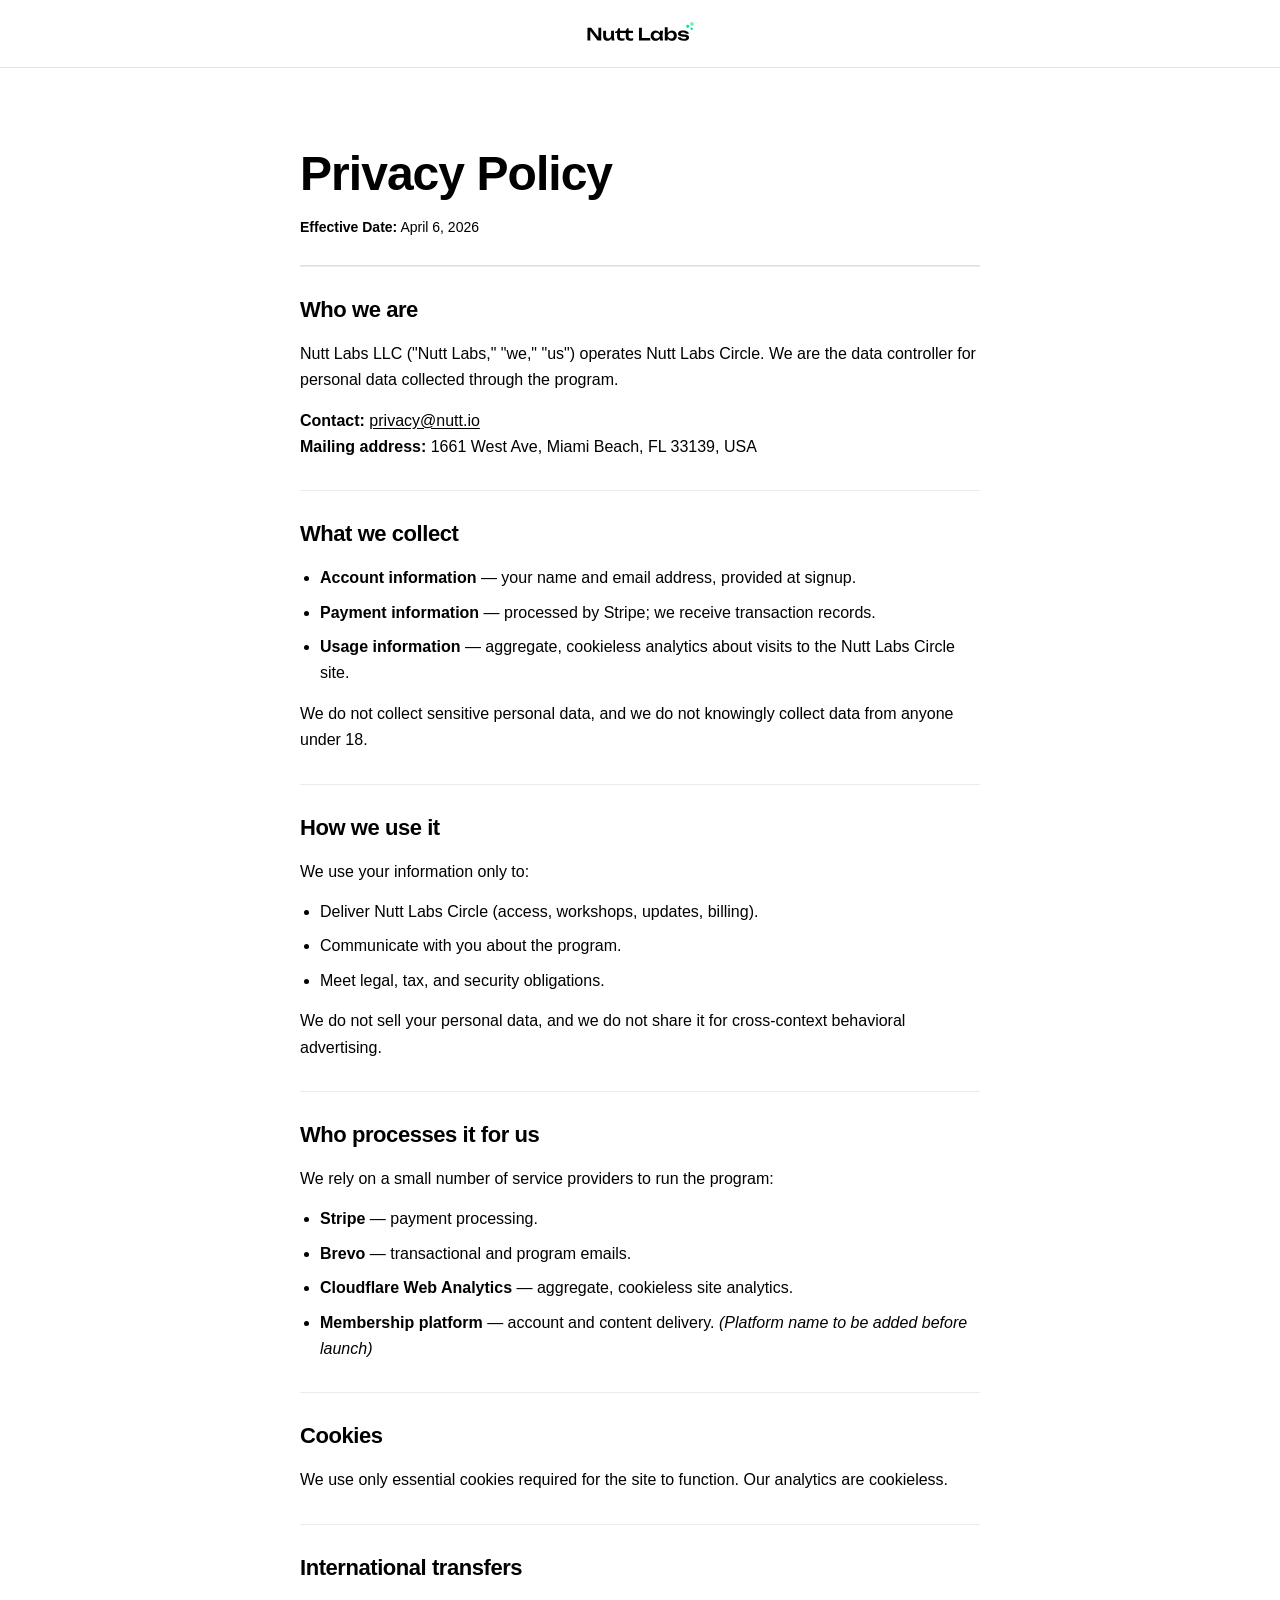
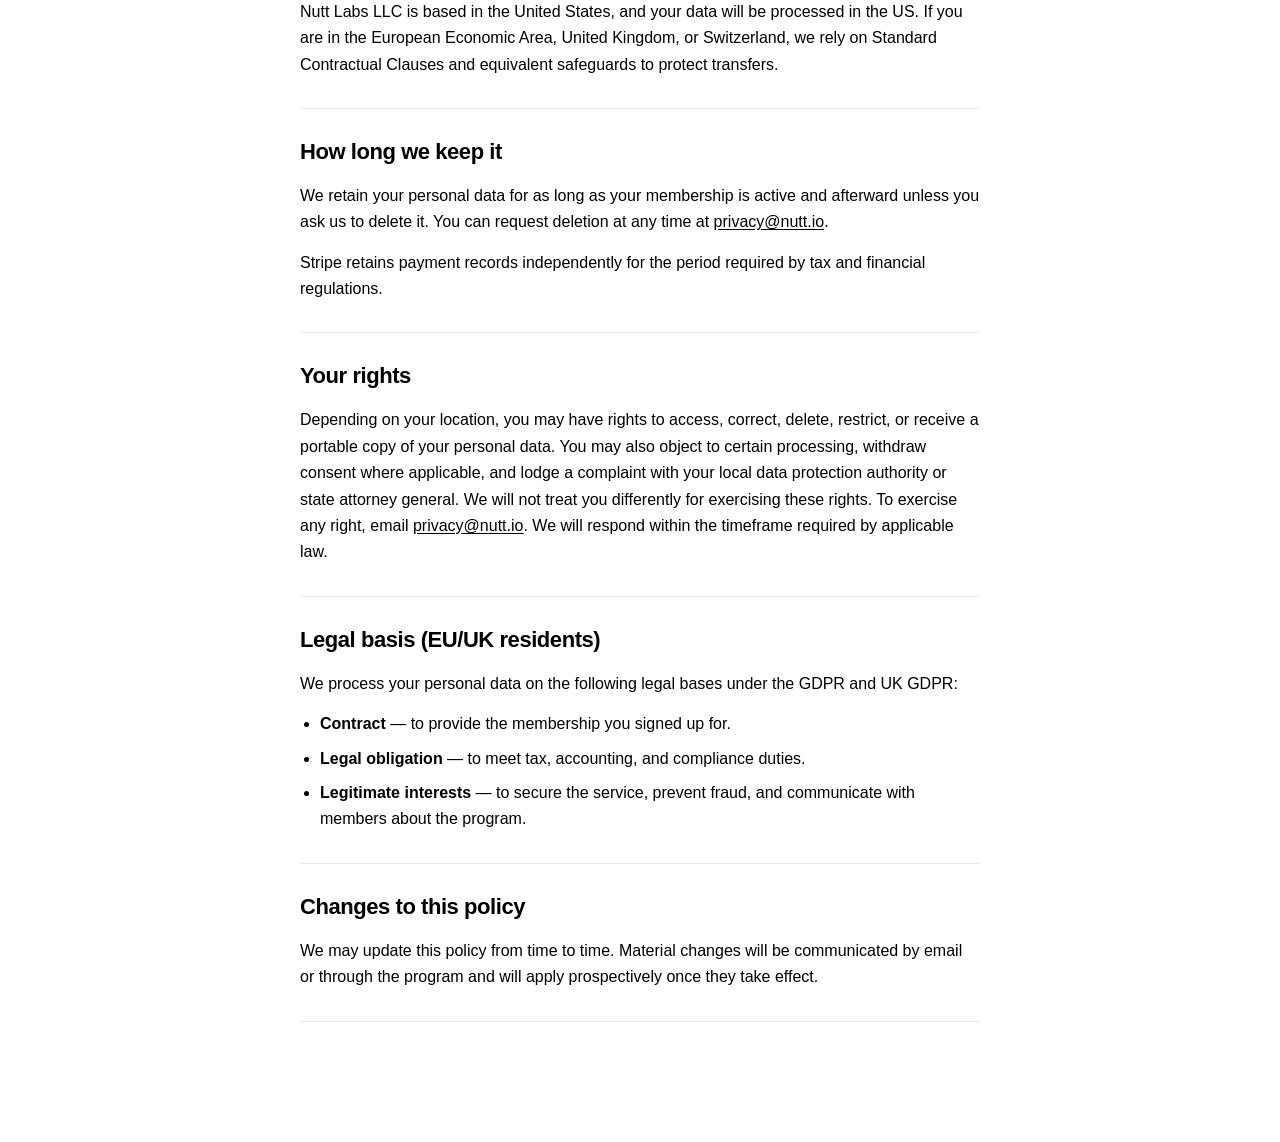
<file: src/privacy.html>
<!DOCTYPE html>
<html lang="en">
<head>
<meta charset="UTF-8">
<meta name="viewport" content="width=device-width, initial-scale=1.0">
<title>Privacy Policy — Nutt Labs Circle</title>
<link rel="icon" type="image/png" href="../assets/nutt-labs_favicon.png">
<link rel="stylesheet" href="legal.css">
</head>
<body>

<header class="legal-header">
  <img src="../assets/nutt-labs_logo-dark.svg" alt="Nutt Labs" class="legal-logo">
</header>

<main class="legal-main">
  <div class="legal-inner">

    <div class="legal-title-block">
      <h1 class="legal-title">Privacy Policy</h1>
      <p class="legal-effective"><strong>Effective Date:</strong> April 6, 2026</p>
    </div>

    <section class="legal-section">
      <h2 class="legal-h2">Who we are</h2>
      <p>Nutt Labs LLC ("Nutt Labs," "we," "us") operates Nutt Labs Circle. We are the data controller for personal data collected through the program.</p>
      <p><strong>Contact:</strong> <a href="mailto:privacy@nutt.io">privacy@nutt.io</a><br>
      <strong>Mailing address:</strong> 1661 West Ave, Miami Beach, FL 33139, USA</p>
    </section>

    <section class="legal-section">
      <h2 class="legal-h2">What we collect</h2>
      <ul class="legal-ul">
        <li><strong>Account information</strong> — your name and email address, provided at signup.</li>
        <li><strong>Payment information</strong> — processed by Stripe; we receive transaction records.</li>
        <li><strong>Usage information</strong> — aggregate, cookieless analytics about visits to the Nutt Labs Circle site.</li>
      </ul>
      <p>We do not collect sensitive personal data, and we do not knowingly collect data from anyone under 18.</p>
    </section>

    <section class="legal-section">
      <h2 class="legal-h2">How we use it</h2>
      <p>We use your information only to:</p>
      <ul class="legal-ul">
        <li>Deliver Nutt Labs Circle (access, workshops, updates, billing).</li>
        <li>Communicate with you about the program.</li>
        <li>Meet legal, tax, and security obligations.</li>
      </ul>
      <p>We do not sell your personal data, and we do not share it for cross-context behavioral advertising.</p>
    </section>

    <section class="legal-section">
      <h2 class="legal-h2">Who processes it for us</h2>
      <p>We rely on a small number of service providers to run the program:</p>
      <ul class="legal-ul">
        <li><strong>Stripe</strong> — payment processing.</li>
        <li><strong>Brevo</strong> — transactional and program emails.</li>
        <li><strong>Cloudflare Web Analytics</strong> — aggregate, cookieless site analytics.</li>
        <li><strong>Membership platform</strong> — account and content delivery. <em>(Platform name to be added before launch)</em></li>
      </ul>
    </section>

    <section class="legal-section">
      <h2 class="legal-h2">Cookies</h2>
      <p>We use only essential cookies required for the site to function. Our analytics are cookieless.</p>
    </section>

    <section class="legal-section">
      <h2 class="legal-h2">International transfers</h2>
      <p>Nutt Labs LLC is based in the United States, and your data will be processed in the US. If you are in the European Economic Area, United Kingdom, or Switzerland, we rely on Standard Contractual Clauses and equivalent safeguards to protect transfers.</p>
    </section>

    <section class="legal-section">
      <h2 class="legal-h2">How long we keep it</h2>
      <p>We retain your personal data for as long as your membership is active and afterward unless you ask us to delete it. You can request deletion at any time at <a href="mailto:privacy@nutt.io">privacy@nutt.io</a>.</p>
      <p>Stripe retains payment records independently for the period required by tax and financial regulations.</p>
    </section>

    <section class="legal-section">
      <h2 class="legal-h2">Your rights</h2>
      <p>Depending on your location, you may have rights to access, correct, delete, restrict, or receive a portable copy of your personal data. You may also object to certain processing, withdraw consent where applicable, and lodge a complaint with your local data protection authority or state attorney general. We will not treat you differently for exercising these rights. To exercise any right, email <a href="mailto:privacy@nutt.io">privacy@nutt.io</a>. We will respond within the timeframe required by applicable law.</p>
    </section>

    <section class="legal-section">
      <h2 class="legal-h2">Legal basis (EU/UK residents)</h2>
      <p>We process your personal data on the following legal bases under the GDPR and UK GDPR:</p>
      <ul class="legal-ul">
        <li><strong>Contract</strong> — to provide the membership you signed up for.</li>
        <li><strong>Legal obligation</strong> — to meet tax, accounting, and compliance duties.</li>
        <li><strong>Legitimate interests</strong> — to secure the service, prevent fraud, and communicate with members about the program.</li>
      </ul>
    </section>

    <section class="legal-section">
      <h2 class="legal-h2">Changes to this policy</h2>
      <p>We may update this policy from time to time. Material changes will be communicated by email or through the program and will apply prospectively once they take effect.</p>
    </section>

  </div>
</main>

</body>
</html>
</file>
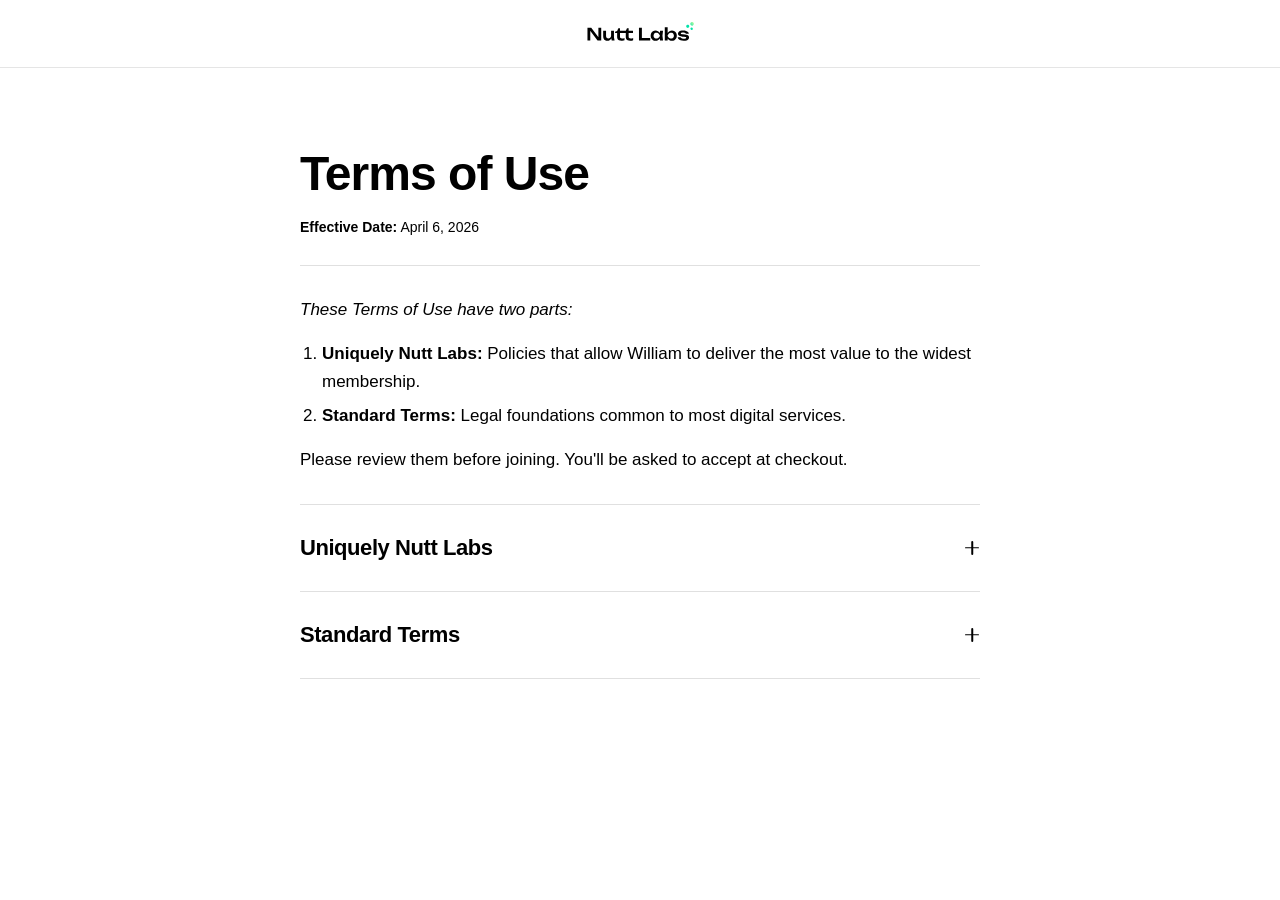
<file: src/terms.html>
<!DOCTYPE html>
<html lang="en">
<head>
<meta charset="UTF-8">
<meta name="viewport" content="width=device-width, initial-scale=1.0">
<title>Terms of Use — Nutt Labs Circle</title>
<link rel="icon" type="image/png" href="../assets/nutt-labs_favicon.png">
<link rel="stylesheet" href="legal.css">
</head>
<body>

<header class="legal-header">
  <img src="../assets/nutt-labs_logo-dark.svg" alt="Nutt Labs" class="legal-logo">
</header>

<main class="legal-main">
  <div class="legal-inner">

    <div class="legal-title-block">
      <h1 class="legal-title">Terms of Use</h1>
      <p class="legal-effective"><strong>Effective Date:</strong> April 6, 2026</p>
    </div>

    <p class="legal-intro"><em>These Terms of Use have two parts:</em></p>
    <ol class="legal-intro-list">
      <li><strong>Uniquely Nutt Labs:</strong> Policies that allow William to deliver the most value to the widest membership.</li>
      <li><strong>Standard Terms:</strong> Legal foundations common to most digital services.</li>
    </ol>
    <p class="legal-intro">Please review them before joining. You'll be asked to accept at checkout.</p>

    <div class="accordion">
      <button class="accordion-trigger" aria-expanded="false">
        <span class="accordion-label">Uniquely Nutt Labs</span>
        <span class="accordion-icon" aria-hidden="true"></span>
      </button>
      <div class="accordion-body" hidden>
        <div class="legal-dl">
          <p><strong>A living program.</strong> Nutt Labs Circle will continuously evolve with technologies and member priorities. Resources and benefits may be added, changed, or retired at any time. Your membership grants access to the program as it exists at the current time.</p>

          <p><strong>Your price is locked for the life of your membership.</strong> The rate you pay at signup is yours as long as your membership remains continuously active. If you cancel and later rejoin, you'll subscribe at the current rate.</p>

          <p><strong>Self-service by design.</strong> To focus on delivering the highest value to the widest membership, Nutt Labs Circle is a self-service membership. William does not provide individualized support. FAQs are optimized to resolve common needs effectively and efficiently. Whenever you'd like personal guidance from William, your membership grants you 15% off his 1:1 consulting rate.</p>

<p><strong>Payments are non-refundable.</strong> All membership payments are final. You can cancel your subscription at any time to prevent future charges, but no refunds will be issued for the current billing period. In the unlikely case Nutt Labs Circle is discontinued entirely during your current billing period, you'll receive a pro-rated refund for the unused portion of that period.</p>

  <p><strong>For your eyes only.</strong> Membership content is for your personal use only. It may not be posted publicly, shared with others, or used to build anything others will consume.</p>
        </div>
      </div>
    </div>

    <div class="accordion">
      <button class="accordion-trigger" aria-expanded="false">
        <span class="accordion-label">Standard Terms</span>
        <span class="accordion-icon" aria-hidden="true"></span>
      </button>
      <div class="accordion-body" hidden>
        <div class="legal-dl">
          <p><strong>Eligibility.</strong> You must be at least 18 years old to subscribe.</p>

          <p><strong>Account responsibility.</strong> You are responsible for your account security and activity. Notify us of any unauthorized access.</p>

          <p><strong>Privacy.</strong> Your use of Nutt Labs Circle is also governed by our <a href="privacy.html">Privacy Policy</a>, which is incorporated here by reference.</p>

          <p><strong>Referrals.</strong> Members may earn credits by referring others to Nutt Labs Circle. Each time a referred member pays, the referring member receives the credit in effect at that time. Credits apply only to future charges, are not redeemable for cash, and may be withheld or reversed in cases of chargebacks, refunds, or activity Nutt Labs LLC considers deceptive or abusive. Members promoting Nutt Labs Circle publicly for credit must disclose that relationship per FTC endorsement guidelines.</p>

          <p><strong>Intellectual property.</strong> All content and intellectual property made available through Nutt Labs Circle are owned by Nutt Labs LLC or its licensors. Your membership grants a limited, non-exclusive, non-transferable, revocable license to access and use the content as described in the Uniquely Nutt Labs section. You may not copy, publish, post publicly, sell, or sublicense program content, or create derivative works from it except for your own use. You may not use program content to train or provide input to any AI or machine learning system, or to build anything substantially similar to the program's resources. Nutt Labs LLC retains all rights not expressly granted.</p>

          <p><strong>Disclaimer of warranties.</strong> The program is provided "as is" and "as available." To the fullest extent permitted by law, Nutt Labs LLC disclaims all warranties, express or implied, including warranties of merchantability, fitness for a particular purpose, and non-infringement.</p>

          <p><strong>Educational, not prescriptive.</strong> Nutt Labs Circle provides educational content about the approaches, tools, and systems William Nutt uses and recommends. It does not constitute legal, financial, tax, security, or privacy advice, and is not tailored to any member's specific circumstances. Members are responsible for deciding what to apply and how.</p>

          <p><strong>Limitation of liability.</strong> To the fullest extent permitted by law, Nutt Labs LLC shall not be liable for any indirect, incidental, special, consequential, or punitive damages arising from your use of or inability to use the program. Our total liability for any claim shall not exceed the amount you paid for your membership in the twelve months preceding the claim.</p>

          <p><strong>Indemnification.</strong> You agree to indemnify and hold harmless Nutt Labs LLC and its owner, agents, and affiliates from any claims, damages, or expenses arising from your use of the program or violation of these Terms.</p>

          <p><strong>Suspension and termination.</strong> Nutt Labs LLC may suspend or terminate any membership that violates these Terms or creates legal, security, or operational risk. If a membership is terminated for a violation, no refund will be provided for the current billing period. Sections on Intellectual Property, Limitation of Liability, Indemnification, and Dispute Resolution survive termination.</p>

          <p><strong>Dispute resolution.</strong> Any dispute arising from these Terms or your membership shall be resolved through binding individual arbitration administered under the rules of the American Arbitration Association, conducted in the State of Florida. You waive any right to participate in a class action, collective action, or class arbitration. Either party may still bring an individual claim in small-claims court, and Nutt Labs LLC may still go to court to protect its intellectual property. If any part of this waiver is found unenforceable, the dispute will proceed in the courts of the State of Florida, and you consent to exclusive jurisdiction there.</p>

          <p><strong>Governing law.</strong> These Terms are governed by the laws of the State of Florida, without regard to conflict of law principles.</p>

          <p><strong>Modifications.</strong> Nutt Labs LLC may update these Terms from time to time. Material changes will be communicated by email or through the program and will apply prospectively once they take effect. If you object to a material change, you may cancel your membership before your next renewal; the prior Terms will continue to apply through your current billing period.</p>

          <p><strong>Entire agreement.</strong> These Terms, together with the Privacy Policy, constitute the entire agreement between you and Nutt Labs LLC regarding Nutt Labs Circle and supersede any prior communications or representations.</p>

          <p><strong>Assignment.</strong> You may not assign or transfer your membership. Nutt Labs LLC may assign these Terms in connection with a merger, acquisition, or sale of assets.</p>

          <p><strong>Severability.</strong> If any provision of these Terms is found unenforceable, the remaining provisions remain in full effect.</p>

          <p><strong>Contact.</strong> Questions about these Terms may be directed to <a href="mailto:terms@nutt.io">terms@nutt.io</a>.</p>
        </div>
      </div>
    </div>

  </div>
</main>

<script>
  document.querySelectorAll('.accordion-trigger').forEach(trigger => {
    trigger.addEventListener('click', () => {
      const expanded = trigger.getAttribute('aria-expanded') === 'true';
      const body = trigger.nextElementSibling;
      trigger.setAttribute('aria-expanded', String(!expanded));
      if (expanded) {
        body.hidden = true;
      } else {
        body.hidden = false;
      }
    });
  });
</script>

</body>
</html>
</file>
<file: ai/css/main.css>
@import url('https://fonts.googleapis.com/css2?family=Ubuntu:ital,wght@0,300;0,400;0,500;0,700;1,300&display=swap');
@import url('https://fonts.googleapis.com/css2?family=IBM+Plex+Serif:ital@0;1&display=swap');

:root {
  --font-ui:      'Google Sans Flex', -apple-system, BlinkMacSystemFont, sans-serif;
  --font-display: 'Ubuntu', sans-serif;
  --font-serif:   'IBM Plex Serif', Georgia, serif;

  --bg-hero:     #050F1B;
  --bg-workshop: #010a14;

  --accent:      #FE323E;
  --accent-dark: #BB1E51;

  --text-on-dark:    rgba(255, 255, 255, 0.95);
  --text-muted:      rgba(0, 0, 0, 0.64);
  --text-secondary:  rgba(0, 0, 0, 0.52);
  --text-dim:        rgba(0, 0, 0, 0.48);
  --text-subtle:     rgba(0, 0, 0, 0.44);
  --text-faint:      rgba(0, 0, 0, 0.36);

  --text-workshop-muted: rgba(255, 255, 255, 0.5);

  --border-light:  rgba(255, 255, 255, 0.2);
  --border-medium: rgba(0, 0, 0, 0.12);
  --border-subtle: rgba(0, 0, 0, 0.06);

  --radius:          6px;
  --section-padding: 116px 32px;
  --lh-body:         1.6;
  --ls-tight:        -0.01em;
  --ls-tighter:      -0.02em;
  --ls-tightest:     -0.03em;
}

* {
  margin: 0;
  padding: 0;
  box-sizing: border-box;
}

body {
  font-family: var(--font-ui);
  background: #ffffff;
  color: #000000;
  -webkit-font-smoothing: antialiased;
}

/* =============================================
   HERO SECTION
   ============================================= */
.hero-section {
  position: relative;
  height: 100vh;
  min-height: 600px;
  display: flex;
  flex-direction: column;
  background: var(--bg-hero);
  overflow: hidden;
}

.hero-bg {
  position: absolute;
  inset: 0;
  background-image: url('../assets/under-the-sea.jpg');
  background-color: var(--bg-hero);
  background-size: cover;
  z-index: 0;
}

.hero-header {
  position: absolute;
  top: 0;
  left: 0;
  right: 0;
  z-index: 2;
  padding: 23px;
  border-bottom: 0.78px solid var(--border-light);
}

.hero-logo {
  display: block;
  width: 108px;
  height: auto;
  margin: 0 auto;
}

.hero-content {
  position: absolute;
  z-index: 1;
  left: 7.55%;
  /* Position so text sits in the same zone relative to the fish on all >767px screens */
  top: calc(34% - 71px);
}

.hero-title {
  font-family: var(--font-display);
  font-size: 59px;
  font-weight: 700;
  letter-spacing: -0.025em;
  color: rgba(255, 255, 255, 0.96);
  line-height: 1.15;
  margin-bottom: 15px;
}

.hero-title-sub {
  opacity: 0.52;
}

.hero-subtitle {
  font-size: 28px;
  font-weight: 400;
  color: #ffffff;
  line-height: 1.15;
  opacity: 0.9;
  display: flex;
  flex-direction: column;
}

.hero-subtitle__line2 {
  margin-left: auto;
  position: relative;
  left: 100px;
}

.hero-subtitle .signature {
  display: inline-block;
  height: 87px;
  width: auto;
  flex-shrink: 0;
  opacity: 1;
  /* Drop signature so bottom of "g" in coaching aligns between "ll" and "tt" */
  position: relative;
  top: 34px;
  left: 4px;
  /* Line height of text - height of signature image */
  margin-top: calc(1.2em - 87px);
}

.scroll-indicator {
  position: absolute;
  bottom: 48px;
  left: 50%;
  transform: translateX(-50%);
  z-index: 2;
  display: flex;
  flex-direction: column;
  align-items: center;
}

.scroll-indicator svg {
  filter: drop-shadow(0 0 6px rgba(255, 255, 255, 0.35));
}

.scroll-indicator .chevron-top {
  animation: chevronTop 2.4s ease-in-out infinite;
}

.scroll-indicator .chevron-bottom {
  margin-top: -4px;
  animation: chevronBottom 2.4s ease-in-out infinite;
}

@keyframes chevronTop {
  0%   { opacity: 0.6; }
  50%  { opacity: 0.12; }
  100% { opacity: 0.6; }
}

@keyframes chevronBottom {
  0%   { opacity: 0.12; }
  50%  { opacity: 0.55; }
  100% { opacity: 0.12; }
}

/* =============================================
   BIO SECTION
   ============================================= */
.bio-section {
  background: #ffffff;
}

.bio-inner {
  display: flex;
  align-items: stretch;
}

.bio-text {
  width: 50%;
  flex-shrink: 0;
  padding: 66px;
  display: flex;
  flex-direction: column;
  gap: 40px;
}

.bio-lead,
.bio-closing {
  font-size: 20px;
  font-weight: 400;
  color: var(--text-muted);
  line-height: var(--lh-body);
}

.bio-lead strong {
  font-weight: 700;
  color: #000000;
}

/* quoteAndIvan wrapper */
.bio-quote-block {
  display: flex;
  flex-direction: column;
  gap: 28px;
  padding-left: 26px;
  padding-right: 36px;
}

.bio-quote {
  border-left: none;
  border-image: linear-gradient(to bottom, var(--accent), var(--accent-dark)) 1;
  border-left-width: 1.5px;
  border-left-style: solid;
  padding-left: 27px;
  padding-top: 0;
  padding-bottom: 0;
}

.bio-quote-text {
  font-family: var(--font-serif);
  font-size: 23px;
  font-weight: 400;
  font-style: italic;
  color: #000000;
  line-height: 1.34;
}

.bio-attribution {
  display: flex;
  align-items: flex-start;
  gap: 12px;
  justify-content: flex-end;
}

.bio-attr-icon,
.bio-attr-icon img {
  width: 22px;
  height: 22px;
}

.bio-attr-icon {
  flex-shrink: 0;
}

.bio-attr-icon img {
  border-radius: 4px;
}

.bio-attr-text {
  display: flex;
  flex-direction: column;
  gap: 6px;
  font-size: 14px;
  line-height: 1;
}

.bio-attr-name {
  font-weight: 600;
  color: #000000;
}

.bio-attr-title {
  color: #000000;
  font-size: 11px;
}

.bio-image {
  width: 50%;
  flex-shrink: 0;
  background-image: url('../assets/william-nutt_profile.jpg');
  background-color: #1a1a1a;
  transform: scaleX(-1);
  background-size: cover;
  background-position: 50% 20%;
  /* Figma: col2 clip content enabled */
  overflow: hidden;
}

/* =============================================
   WORKSHOP SECTION
   ============================================= */
.workshop-section {
  background: var(--bg-workshop);
}

.workshop-inner {
  max-width: 960px;
  margin: 0 auto;
  padding: var(--section-padding);
}

.workshop-header {
  font-family: var(--font-display);
  font-size: 48px;
  font-weight: 500;
  letter-spacing: var(--ls-tighter);
  margin-bottom: 36px;
  color: #ffffff;
  line-height: 1.1;
}

.row {
  display: flex;
  justify-content: space-between;
  align-items: baseline;
  padding: 36px 0;
  border-top: 1px solid rgba(255, 255, 255, 0.13);
  gap: 66px;
}

.row:last-child {
  border-bottom: 1px solid rgba(255, 255, 255, 0.13);
}

.row-left {
  flex: 1 1 30%;
  white-space: nowrap;
}

.row-right {
  flex: 1 1 70%;
}

.row-label {
  font-size: 22px;
  font-weight: 600;
  color: #FFFFFF;
  letter-spacing: var(--ls-tighter);
}

.sub-item {
  padding: 14px 0;
}

.sub-item-label {
  font-size: 18px;
  font-weight: 500;
  color: rgba(255, 255, 255, 1);
  margin-bottom: 8px;
}

.sub-item-description {
  font-size: 17px;
  font-weight: 400;
  color: var(--text-workshop-muted);
  line-height: 150%;
}

.single-description {
  font-size: 18px;
  font-weight: 400;
  color: rgba(255, 255, 255, 0.62);
  line-height: 150%;
}

/* =============================================
   CIRCLE SECTION
   ============================================= */
.circle-section,
.pricing-section {
  padding: var(--section-padding);
}

.circle-section {
  background: #ffffff;
}

.pricing-section {
  background: #FAF9F6;
}

.circle-inner {
  max-width: 1100px;
  margin: 0 auto;
}

.circle-grid {
  display: grid;
  grid-template-columns: 1fr 1fr 1fr;
  border: 1px solid var(--border-subtle);
}

.circle-card {
  padding: 48px;
  background: #ffffff;
  border-left: 1px solid var(--border-subtle);
  border-top: 1px solid var(--border-subtle);
}

.circle-card:nth-child(-n+3) {
  border-top: none;
}

.circle-card:first-child {
  border-left: none;
}

.card-image-wrap {
  height: 76px;
  display: flex;
  align-items: center;
  margin-bottom: 22px;
}

.card-image {
  display: block;
}

.card-image--headshot {
  width: 73px;
  height: 73px;
  border-radius: 10px;
  object-fit: cover;
  object-position: center top;
}

.card-image--icon {
  height: 58px;
  width: auto;
}

.card-image--notion {
  height: 49px;
  width: auto;
  position: relative;
  top: 3px;
}

.circle-title {
  font-size: 20px;
  font-weight: 600;
  color: #000000;
  margin-bottom: 16px;
  letter-spacing: var(--ls-tight);
}

.circle-description {
  font-size: 16px;
  font-weight: 400;
  color: var(--text-muted);
  line-height: var(--lh-body);
}

.circle-description a       { color: #000000; }
.circle-description a:hover { color: var(--text-muted); }

.circle-note {
  font-size: 14px;
  font-weight: 400;
  color: var(--text-subtle);
  line-height: 1.5;
  margin-top: 14px;
  font-style: italic;
}

.learn-more {
  display: inline-block;
  margin-top: 16px;
  font-size: 15px;
  font-weight: 500;
  text-decoration: none;
  letter-spacing: var(--ls-tight);
}

.learn-more.accent-blue,
.learn-more.accent-red        { color: #000000; }
.learn-more.accent-blue:hover,
.learn-more.accent-red:hover  { color: var(--text-muted); }

.learn-more::after {
  content: ' →';
}

/* =============================================
   PRICING SECTION
   ============================================= */
.pricing-inner {
  max-width: 860px;
  margin: 0 auto;
}

/* Shared section heading style */
.circle-header,
.pricing-header {
  font-family: var(--font-display);
  color: #000000;
  text-align: center;
  line-height: 1.15;
}

.circle-header {
  font-size: 35px;
  font-weight: 400;
  letter-spacing: -1px;
  margin-bottom: 0;
}

.pricing-header {
  font-size: 47px;
  font-weight: 300;
  letter-spacing: var(--ls-tightest);
  margin-bottom: 20px;
}

.circle-header-row {
  display: flex;
  align-items: center;
  justify-content: center;
  margin-bottom: 31px;
}

.circle-logo {
  height: 34px;
  width: auto;
  flex-shrink: 0;
  margin-left: 32px;
}

.circle-header-divider {
  width: 1px;
  height: 36px;
  background: #ccc;
  flex-shrink: 0;
  margin-left: 28px;
}

.circle-subheader,
.pricing-subheader {
  font-size: 17px;
  font-weight: 400;
  color: var(--text-muted);
  text-align: center;
  line-height: var(--lh-body);
  margin: 0 auto 48px;
}

.circle-subheader { 
  max-width: 600px;
  margin-bottom: 64px; 
}

/* Tabs */
.tabs {
  display: flex;
  justify-content: center;
  margin-bottom: 48px;
}

.tab {
  padding: 10px 0;
  width: 140px;
  text-align: center;
  font-size: 15px;
  font-weight: 500;
  color: #000000;
  background: none;
  border: 1px solid #000000;
  cursor: pointer;
  transition: all 0.2s ease;
  font-family: inherit;
  letter-spacing: var(--ls-tight);
  text-decoration: none;
}

.tab:first-child { border-radius: var(--radius) 0 0 var(--radius); }
.tab:last-child  { border-radius: 0 var(--radius) var(--radius) 0; border-left: none; }

.tab.active {
  background: var(--bg-workshop);
  color: #ffffff;
  border-color: var(--bg-workshop);
}

.tab-content        { display: none; }
.tab-content.active { display: block; }

/* Pricing cards */
.pricing-columns {
  display: grid;
  grid-template-columns: 1fr 1fr;
  gap: 32px;
  margin-bottom: 60px;
}

.pricing-card {
  padding: 40px 36px;
  border-radius: var(--radius);
}

.pricing-card.founding {
  background: var(--bg-workshop);
  border: 1px solid var(--bg-workshop);
  color: #ffffff;
}

.pricing-card.founding .card-tier          { color: #ffffff; }
.pricing-card.founding .card-price         { color: #ffffff; }
.pricing-card.founding .card-price-period  { color: rgba(255, 255, 255, 0.56); }
.pricing-card.founding .card-divider       { border-color: rgba(255, 255, 255, 0.15); }
.pricing-card.founding .card-referral      { color: rgba(255, 255, 255, 0.48); }
.pricing-card.founding .referral-highlight { color: #ffffff; font-weight: 600; opacity: 0.84; }

.pricing-card.regular {
  background: transparent;
  border: 1px solid var(--bg-workshop);
}

.pricing-card.regular .card-tier          { color: #000000; }
.pricing-card.regular .card-price         { color: #000000; }
.pricing-card.regular .card-price-period  { color: var(--text-muted); }
.pricing-card.regular .card-divider       { border-color: rgba(0, 0, 0, 0.14); }
.pricing-card.regular .card-referral      { color: var(--text-muted); }
.pricing-card.regular .referral-highlight { color: #000000; font-weight: 600; opacity: 0.84; }

.card-tier {
  font-size: 22px;
  font-weight: 600;
  letter-spacing: var(--ls-tight);
  margin-bottom: 22px;
}

.card-price {
  font-size: 42px;
  font-weight: 700;
  letter-spacing: var(--ls-tighter);
  line-height: 1;
}

.card-price-period {
  font-size: 16px;
  font-weight: 400;
  margin-top: 6px;
}

.card-divider {
  border: none;
  border-top: 1px solid;
  margin: 20px 0;
}

.card-referral {
  font-size: 14px;
  font-weight: 400;
  line-height: 1.5;
}


/* Features */
.features-section {
  display: flex;
  justify-content: space-between;
  align-items: flex-start;
  gap: 64px;
}

.features-left {
  flex: 1;
  padding-top: 6px;
}

.features-heading {
  font-family: var(--font-display);
  font-size: 24px;
  font-weight: 500;
  letter-spacing: var(--ls-tighter);
  color: #000000;
  margin-bottom: 14px;
  white-space: nowrap;
  padding-right: 80px;
}

.features-line {
  border: none;
  border-top: 1px solid var(--border-medium);
}

.features-list {
  list-style: none;
  flex-shrink: 1;
  min-width: 0;
}

.feature-item {
  display: flex;
  align-items: baseline;
  gap: 10px;
  padding: 9px 0;
  font-size: 15px;
  color: rgba(0, 0, 0, 0.72);
  line-height: 1.5;
}

.feature-check {
  color: #000000;
  font-size: 15px;
  flex-shrink: 0;
}

.feature-item a       { color: #000000; text-decoration: underline; }
.feature-item a:hover { color: rgba(0, 0, 0, 0.6); }

.feature-item em {
  font-style: italic;
  font-size: 13px;
  color: var(--text-dim);
}

.cta-fine-print-block {
  margin: 74px -80px;
  border-bottom: 1px solid rgba(17, 24, 39, 0.1);
}

.cta-fine-print-intro {
  display: flex;
  align-items: center;
  gap: 18px;
  margin: 0;
  font-size: 0.78rem;
  font-weight: 500;
  line-height: 1;
  letter-spacing: 0.06em;
  text-transform: uppercase;
  color: rgba(17, 24, 39, 0.56);
  white-space: nowrap;
}

.cta-fine-print-intro::before,
.cta-fine-print-intro::after {
  content: '';
  flex: 1;
  height: 1px;
  background: rgba(17, 24, 39, 0.1);
}

.cta-fine-print {
  display: flex;
  align-items: flex-start;
  gap: 0;
  padding: 40px 0;
}

.cta-fine-print-item {
  flex: 1;
  padding-right: 32px;
}

.cta-fine-print-item + .cta-fine-print-item {
  padding-left: 32px;
  padding-right: 32px;
  border-left: 1px solid rgba(17, 24, 39, 0.08);
}

.cta-fine-print-item:last-child {
  padding-right: 0;
}

.cta-fine-print-body {
  margin: 0;
  font-size: 0.87rem;
  line-height: 1.55;
  color: rgba(17, 24, 39, 0.68);
}

.cta-fine-print-body strong {
  color: rgba(17, 24, 39, 0.9);
  font-weight: 600;
  margin-right: 0.1em;
}

.cta-wrapper {
  text-align: center;
}

.cta-button {
  display: inline-block;
  padding: 23px 60px 24px;
  font-size: 20px;
  font-weight: 500;
  font-family: var(--font-display);
  color: #ffffff;
  background: var(--bg-workshop);
  border: none;
  border-radius: var(--radius);
  cursor: pointer;
  text-decoration: none;
  letter-spacing: -0.4px;
  transition: all 0.2s ease;
}

.cta-button:hover {
  transform: scale(1.05);
}

/* =============================================
   MOBILE RESPONSIVE
   ============================================= */
@media (max-width: 767px) {
  :root {
    --section-padding: 64px 20px;
  }

  .row-label {
    font-size: 23px;
  }

/* --- HERO --- */
  .hero-bg {
    background-position: 41%;
  }

  .hero-section {
    height: auto;
    min-height: unset;
    padding: 150px 24px 300px;
  }

  .hero-content {
    position: relative;
    left: auto;
    bottom: auto;
  }

  .hero-title {
    font-size: 31px;
    margin-bottom: 14px;
  }

  .hero-subtitle {
    font-size: 18px;
  }

  .hero-subtitle__line2 {
    left: 0;
    margin-left: 0;
  }

  .hero-subtitle .signature {
    --signatureHeight: 64px;
    height: var(--signatureHeight);
    top: 24px;
    margin-top: calc(1.2em - var(--signatureHeight));
  }

  /* --- BIO --- */
  .bio-inner {
    flex-direction: column;
  }

  .bio-text {
    width: 100%;
    padding: 40px 24px;
    gap: 32px;
  }

  .bio-lead,
  .bio-closing {
    font-size: 17px;
  }

  .bio-quote-block {
    padding-left: 12px;
    padding-right: 0;
  }

  .bio-quote-text {
    font-size: 17px;
  }

  .bio-image {
    width: 100%;
    height: 250px;
  }

  /* --- WORKSHOP --- */
  .workshop-header {
    font-size: 31px;
    margin-bottom: 28px;
  }

  .row {
    flex-direction: column;
    align-items: flex-start;
    gap: 16px;
    padding: 24px 0;
  }

  .row:has(.single-description) {
    align-items: flex-start;
  }

  .row-left {
    flex: none;
    width: 100%;
    margin-top: 10px;
  }

  /* --- CIRCLE --- */
  .circle-header-row {
    flex-direction: column-reverse;
    gap: 20px;
    margin-bottom: 18px;
  }

  .circle-header-divider {
    display: none;
  }

  .circle-logo {
    height: 25px;
    margin-left: 0;
  }

  .circle-grid {
    grid-template-columns: 1fr;
  }

  .circle-card {
    padding: 32px 24px;
    border-left: none;
    border-top: 1px solid var(--border-subtle);
  }

  /* Override desktop "first row = no top border" rule */
  .circle-card:nth-child(-n+3) {
    border-top: 1px solid var(--border-subtle);
  }

  .circle-card:first-child {
    border-top: none;
  }

  .circle-subheader {
    max-width: 100%;
    margin-bottom: 46px;
  }

  .circle-title {
    font-size: 22px;
  }

  /* --- PRICING --- */
  .pricing-header {
    font-size: 32px;
  }

  .pricing-columns {
    grid-template-columns: 1fr;
    gap: 16px;
    margin-bottom: 40px;
  }

  .pricing-card {
    padding: 32px 24px;
  }

  .card-tier {
    font-size: 20px;
  }

  .card-price {
    font-size: 36px;
  }

  .tab {
    flex: 1;
    width: auto;
  }

  .features-section {
    flex-direction: column;
    gap: 24px;
  }

  .features-heading {
    font-size: 20px;
    white-space: normal;
    padding-right: 0;
  }

  .cta-fine-print-block {
    margin: 48px 0 38px;
    padding-left: 0;
    padding-right: 0;
  }

  .cta-fine-print {
    flex-direction: column;
    gap: 0;
    padding: 36px 0;
  }

  .cta-fine-print-item,
  .cta-fine-print-item + .cta-fine-print-item {
    flex: none;
    padding: 18px 0 0;
    border-left: none;
    border-top: none;
  }

  .cta-fine-print-item:first-child {
    padding-top: 0;
  }

  .cta-button {
    width: 100%;
    max-width: 400px;
    padding: 18px;
    font-size: 17px;
  }

}
</file>
<file: src/main.css>
@import url('https://fonts.googleapis.com/css2?family=Ubuntu:ital,wght@0,300;0,400;0,500;0,700;1,300&display=swap');
@import url('https://fonts.googleapis.com/css2?family=IBM+Plex+Serif:ital@0;1&display=swap');

:root {
  --font-ui:      'Google Sans Flex', -apple-system, BlinkMacSystemFont, sans-serif;
  --font-display: 'Ubuntu', sans-serif;
  --font-serif:   'IBM Plex Serif', Georgia, serif;

  --bg-hero:     #050F1B;
  --bg-workshop: #010a14;

  --accent:      #FE323E;
  --accent-dark: #BB1E51;

  --text-on-dark:    rgba(255, 255, 255, 0.95);
  --text-muted:      rgba(0, 0, 0, 0.64);
  --text-secondary:  rgba(0, 0, 0, 0.52);
  --text-dim:        rgba(0, 0, 0, 0.48);
  --text-subtle:     rgba(0, 0, 0, 0.44);
  --text-faint:      rgba(0, 0, 0, 0.36);

  --text-workshop-muted: rgba(255, 255, 255, 0.5);

  --border-light:  rgba(255, 255, 255, 0.2);
  --border-medium: rgba(0, 0, 0, 0.12);
  --border-subtle: rgba(0, 0, 0, 0.06);

  --radius:          6px;
  --section-padding: 116px 32px;
  --lh-body:         1.6;
  --ls-tight:        -0.01em;
  --ls-tighter:      -0.02em;
  --ls-tightest:     -0.03em;
}

* {
  margin: 0;
  padding: 0;
  box-sizing: border-box;
}

body {
  font-family: var(--font-ui);
  background: #ffffff;
  color: #000000;
  -webkit-font-smoothing: antialiased;
}

/* =============================================
   HERO SECTION
   ============================================= */
.hero-section {
  position: relative;
  height: 100vh;
  min-height: 600px;
  display: flex;
  flex-direction: column;
  background: var(--bg-hero);
  overflow: hidden;
}

.hero-bg {
  position: absolute;
  inset: 0;
  background-image: url('../assets/under-the-sea.jpg');
  background-color: var(--bg-hero);
  background-size: cover;
  z-index: 0;
}

.hero-header {
  position: absolute;
  top: 0;
  left: 0;
  right: 0;
  z-index: 2;
  padding: 23px;
  border-bottom: 0.78px solid var(--border-light);
}

.hero-logo {
  display: block;
  width: 108px;
  height: auto;
  margin: 0 auto;
}

.hero-content {
  position: absolute;
  z-index: 1;
  left: 7.55%;
  /* Position so text sits in the same zone relative to the fish on all >767px screens */
  top: calc(34% - 71px);
}

.hero-title {
  font-family: var(--font-display);
  font-size: 59px;
  font-weight: 700;
  letter-spacing: -0.025em;
  color: rgba(255, 255, 255, 0.96);
  line-height: 1.15;
  margin-bottom: 15px;
}

.hero-title-sub {
  opacity: 0.52;
}

.hero-subtitle {
  font-size: 28px;
  font-weight: 400;
  color: #ffffff;
  line-height: 1.15;
  opacity: 0.9;
  display: flex;
  flex-direction: column;
}

.hero-subtitle__line2 {
  margin-left: auto;
  position: relative;
  left: 100px;
}

.hero-subtitle .signature {
  display: inline-block;
  height: 87px;
  width: auto;
  flex-shrink: 0;
  opacity: 1;
  /* Drop signature so bottom of "g" in coaching aligns between "ll" and "tt" */
  position: relative;
  top: 34px;
  left: 4px;
  /* Line height of text - height of signature image */
  margin-top: calc(1.2em - 87px);
}

.scroll-indicator {
  position: absolute;
  bottom: 48px;
  left: 50%;
  transform: translateX(-50%);
  z-index: 2;
  display: flex;
  flex-direction: column;
  align-items: center;
}

.scroll-indicator svg {
  filter: drop-shadow(0 0 6px rgba(255, 255, 255, 0.35));
}

.scroll-indicator .chevron-top {
  animation: chevronTop 2.4s ease-in-out infinite;
}

.scroll-indicator .chevron-bottom {
  margin-top: -4px;
  animation: chevronBottom 2.4s ease-in-out infinite;
}

@keyframes chevronTop {
  0%   { opacity: 0.6; }
  50%  { opacity: 0.12; }
  100% { opacity: 0.6; }
}

@keyframes chevronBottom {
  0%   { opacity: 0.12; }
  50%  { opacity: 0.55; }
  100% { opacity: 0.12; }
}

/* =============================================
   BIO SECTION
   ============================================= */
.bio-section {
  background: #ffffff;
}

.bio-inner {
  display: flex;
  align-items: stretch;
}

.bio-text {
  width: 50%;
  flex-shrink: 0;
  padding: 66px;
  display: flex;
  flex-direction: column;
  gap: 40px;
}

.bio-lead,
.bio-closing {
  font-size: 20px;
  font-weight: 400;
  color: var(--text-muted);
  line-height: var(--lh-body);
}

.bio-lead strong {
  font-weight: 700;
  color: #000000;
}

/* quoteAndIvan wrapper */
.bio-quote-block {
  display: flex;
  flex-direction: column;
  gap: 28px;
  padding-left: 26px;
  padding-right: 36px;
}

.bio-quote {
  border-left: none;
  border-image: linear-gradient(to bottom, var(--accent), var(--accent-dark)) 1;
  border-left-width: 1.5px;
  border-left-style: solid;
  padding-left: 27px;
  padding-top: 0;
  padding-bottom: 0;
}

.bio-quote-text {
  font-family: var(--font-serif);
  font-size: 23px;
  font-weight: 400;
  font-style: italic;
  color: #000000;
  line-height: 1.34;
}

.bio-attribution {
  display: flex;
  align-items: flex-start;
  gap: 12px;
  justify-content: flex-end;
}

.bio-attr-icon,
.bio-attr-icon img {
  width: 22px;
  height: 22px;
}

.bio-attr-icon {
  flex-shrink: 0;
}

.bio-attr-icon img {
  border-radius: 4px;
}

.bio-attr-text {
  display: flex;
  flex-direction: column;
  gap: 6px;
  font-size: 14px;
  line-height: 1;
}

.bio-attr-name {
  font-weight: 600;
  color: #000000;
}

.bio-attr-title {
  color: #000000;
  font-size: 11px;
}

.bio-image {
  width: 50%;
  flex-shrink: 0;
  background-image: url('../assets/william-nutt_profile.jpg');
  background-color: #1a1a1a;
  transform: scaleX(-1);
  background-size: cover;
  background-position: 25% 20%;
  /* Figma: col2 clip content enabled */
  overflow: hidden;
}

/* =============================================
   WORKSHOP SECTION
   ============================================= */
.workshop-section {
  background: var(--bg-workshop);
  border-top: 1px solid var(--border-light);
}

.workshop-inner {
  max-width: 960px;
  margin: 0 auto;
  padding: var(--section-padding);
}

.workshop-header {
  font-family: var(--font-display);
  font-size: 48px;
  font-weight: 500;
  letter-spacing: var(--ls-tighter);
  margin-bottom: 36px;
  color: #ffffff;
  line-height: 1.1;
}

.row {
  display: flex;
  justify-content: space-between;
  align-items: baseline;
  padding: 36px 0;
  border-top: 1px solid rgba(255, 255, 255, 0.13);
  gap: 66px;
}

.row:last-child {
  border-bottom: 1px solid rgba(255, 255, 255, 0.13);
}

.row-left {
  flex: 1 1 30%;
  white-space: nowrap;
}

.row-right {
  flex: 1 1 70%;
}

.row-label {
  font-size: 22px;
  font-weight: 600;
  color: #FFFFFF;
  letter-spacing: var(--ls-tighter);
}

.sub-item {
  padding: 14px 0;
}

.sub-item-label {
  font-size: 18px;
  font-weight: 600;
  color: rgba(255, 255, 255, 0.9);
  margin-bottom: 8px;
}

.sub-item-description {
  font-size: 17px;
  font-weight: 400;
  color: var(--text-workshop-muted);
  line-height: 150%;
}

.single-description {
  font-size: 18px;
  font-weight: 400;
  color: rgba(255, 255, 255, 0.62);
  line-height: 150%;
}

/* =============================================
   CIRCLE SECTION
   ============================================= */
.circle-section,
.pricing-section {
  padding: var(--section-padding);
}

.circle-section {
  background: #ffffff;
}

.pricing-section {
  background: #FAF9F6;
}

.circle-inner {
  max-width: 1100px;
  margin: 0 auto;
}

.circle-grid {
  display: grid;
  grid-template-columns: 1fr 1fr 1fr;
  border: 1px solid var(--border-subtle);
}

.circle-card {
  padding: 48px;
  background: #ffffff;
  border-left: 1px solid var(--border-subtle);
  border-top: 1px solid var(--border-subtle);
}

.circle-card:nth-child(-n+3) {
  border-top: none;
}

.circle-card:first-child {
  border-left: none;
}

.card-image-wrap {
  height: 76px;
  display: flex;
  align-items: center;
  margin-bottom: 22px;
}

.card-image {
  display: block;
}

.card-image--headshot {
  width: 73px;
  height: 73px;
  border-radius: 10px;
  object-fit: cover;
  object-position: center top;
}

.card-image--icon {
  height: 58px;
  width: auto;
}

.card-image--notion {
  height: 49px;
  width: auto;
  position: relative;
  top: 3px;
}

.circle-title {
  font-size: 20px;
  font-weight: 600;
  color: #000000;
  margin-bottom: 16px;
  letter-spacing: var(--ls-tight);
}

.circle-description {
  font-size: 16px;
  font-weight: 400;
  color: var(--text-muted);
  line-height: var(--lh-body);
}

.circle-description a       { color: #000000; }
.circle-description a:hover { color: var(--text-muted); }

.circle-note {
  font-size: 14px;
  font-weight: 400;
  color: var(--text-subtle);
  line-height: 1.5;
  margin-top: 14px;
  font-style: italic;
}

.learn-more {
  display: inline-block;
  margin-top: 16px;
  font-size: 15px;
  font-weight: 500;
  text-decoration: none;
  letter-spacing: var(--ls-tight);
}

.learn-more.accent-blue,
.learn-more.accent-red        { color: #000000; }
.learn-more.accent-blue:hover,
.learn-more.accent-red:hover  { color: var(--text-muted); }

.learn-more::after {
  content: ' →';
}

/* =============================================
   PRICING SECTION
   ============================================= */
.pricing-inner {
  max-width: 860px;
  margin: 0 auto;
}

/* Shared section heading style */
.circle-header,
.pricing-header {
  font-family: var(--font-display);
  color: #000000;
  text-align: center;
  line-height: 1.15;
}

.circle-header {
  font-size: 35px;
  font-weight: 400;
  letter-spacing: -1px;
  margin-bottom: 0;
}

.pricing-header {
  font-size: 47px;
  font-weight: 300;
  letter-spacing: var(--ls-tightest);
  margin-bottom: 20px;
}

.circle-header-row {
  display: flex;
  align-items: center;
  justify-content: center;
  margin-bottom: 31px;
}

.circle-logo {
  height: 34px;
  width: auto;
  flex-shrink: 0;
  margin-left: 32px;
}

.circle-header-divider {
  width: 1px;
  height: 36px;
  background: #ccc;
  flex-shrink: 0;
  margin-left: 28px;
}

.circle-subheader,
.pricing-subheader {
  font-size: 17px;
  font-weight: 400;
  color: var(--text-muted);
  text-align: center;
  line-height: var(--lh-body);
  margin: 0 auto 48px;
}

.circle-subheader { 
  max-width: 600px;
  margin-bottom: 64px; 
}

/* Tabs */
.tabs {
  display: flex;
  justify-content: center;
  margin-bottom: 48px;
}

.tab {
  padding: 10px 0;
  width: 140px;
  text-align: center;
  font-size: 15px;
  font-weight: 500;
  color: #000000;
  background: none;
  border: 1px solid #000000;
  cursor: pointer;
  transition: all 0.2s ease;
  font-family: inherit;
  letter-spacing: var(--ls-tight);
  text-decoration: none;
}

.tab:first-child { border-radius: var(--radius) 0 0 var(--radius); }
.tab:last-child  { border-radius: 0 var(--radius) var(--radius) 0; border-left: none; }

.tab.active {
  background: var(--bg-workshop);
  color: #ffffff;
  border-color: var(--bg-workshop);
}

.tab-content        { display: none; }
.tab-content.active { display: block; }

/* Pricing cards */
.pricing-columns {
  display: grid;
  grid-template-columns: 1fr 1fr;
  gap: 32px;
  margin-bottom: 60px;
}

.pricing-card {
  padding: 40px 36px;
  border-radius: var(--radius);
}

.pricing-card.founding {
  background: var(--bg-workshop);
  border: 1px solid var(--bg-workshop);
  color: #ffffff;
}

.pricing-card.founding .card-tier          { color: #ffffff; }
.pricing-card.founding .card-price         { color: #ffffff; }
.pricing-card.founding .card-price-period  { color: rgba(255, 255, 255, 0.56); }
.pricing-card.founding .card-divider       { border-color: rgba(255, 255, 255, 0.15); }
.pricing-card.founding .card-referral      { color: rgba(255, 255, 255, 0.48); }
.pricing-card.founding .referral-highlight { color: #ffffff; font-weight: 600; opacity: 0.84; }

.pricing-card.regular {
  background: transparent;
  border: 1px solid var(--bg-workshop);
}

.pricing-card.regular .card-tier          { color: #000000; }
.pricing-card.regular .card-price         { color: #000000; }
.pricing-card.regular .card-price-period  { color: var(--text-muted); }
.pricing-card.regular .card-divider       { border-color: rgba(0, 0, 0, 0.14); }
.pricing-card.regular .card-referral      { color: var(--text-muted); }
.pricing-card.regular .referral-highlight { color: #000000; font-weight: 600; opacity: 0.84; }

.card-tier {
  font-size: 22px;
  font-weight: 600;
  letter-spacing: var(--ls-tight);
  margin-bottom: 22px;
}

.card-price {
  font-size: 42px;
  font-weight: 700;
  letter-spacing: var(--ls-tighter);
  line-height: 1;
}

.card-price-period {
  font-size: 16px;
  font-weight: 400;
  margin-top: 6px;
}

.card-divider {
  border: none;
  border-top: 1px solid;
  margin: 20px 0;
}

.card-referral {
  font-size: 14px;
  font-weight: 400;
  line-height: 1.5;
}


/* Features */
.features-section {
  display: flex;
  justify-content: space-between;
  align-items: flex-start;
  gap: 64px;
}

.features-left {
  flex: 1;
  padding-top: 6px;
}

.features-heading {
  font-family: var(--font-display);
  font-size: 24px;
  font-weight: 500;
  letter-spacing: var(--ls-tighter);
  color: #000000;
  margin-bottom: 14px;
  white-space: nowrap;
  padding-right: 80px;
}

.features-line {
  border: none;
  border-top: 1px solid var(--border-medium);
}

.features-list {
  list-style: none;
  flex-shrink: 1;
  min-width: 0;
}

.feature-item {
  display: flex;
  align-items: baseline;
  gap: 10px;
  padding: 9px 0;
  font-size: 15px;
  color: rgba(0, 0, 0, 0.72);
  line-height: 1.5;
}

.feature-check {
  color: #000000;
  font-size: 15px;
  flex-shrink: 0;
}

.feature-item a       { color: #000000; text-decoration: underline; }
.feature-item a:hover { color: rgba(0, 0, 0, 0.6); }

.feature-item em {
  font-style: italic;
  font-size: 13px;
  color: var(--text-dim);
}

.cta-fine-print-block {
  margin: 74px -80px;
  border-bottom: 1px solid rgba(17, 24, 39, 0.1);
}

.cta-fine-print-intro {
  display: flex;
  align-items: center;
  gap: 18px;
  margin: 0;
  font-size: 0.78rem;
  font-weight: 500;
  line-height: 1;
  letter-spacing: 0.06em;
  text-transform: uppercase;
  color: rgba(17, 24, 39, 0.56);
  white-space: nowrap;
}

.cta-fine-print-intro::before,
.cta-fine-print-intro::after {
  content: '';
  flex: 1;
  height: 1px;
  background: rgba(17, 24, 39, 0.1);
}

.cta-fine-print {
  display: flex;
  align-items: flex-start;
  gap: 0;
  padding: 40px 0;
}

.cta-fine-print-item {
  flex: 1;
  padding-right: 32px;
}

.cta-fine-print-item + .cta-fine-print-item {
  padding-left: 32px;
  padding-right: 32px;
  border-left: 1px solid rgba(17, 24, 39, 0.08);
}

.cta-fine-print-item:last-child {
  padding-right: 0;
}

.cta-fine-print-body {
  margin: 0;
  font-size: 0.87rem;
  line-height: 1.55;
  color: rgba(17, 24, 39, 0.68);
}

.cta-fine-print-body strong {
  color: rgba(17, 24, 39, 0.9);
  font-weight: 600;
  margin-right: 0.1em;
}

.cta-wrapper {
  text-align: center;
}

.cta-button {
  display: inline-block;
  padding: 23px 60px 24px;
  font-size: 20px;
  font-weight: 500;
  font-family: var(--font-display);
  color: #ffffff;
  background: var(--bg-workshop);
  border: none;
  border-radius: var(--radius);
  cursor: pointer;
  text-decoration: none;
  letter-spacing: -0.4px;
  transition: all 0.2s ease;
}

.cta-button:hover {
  transform: scale(1.05);
}

/* =============================================
   MOBILE RESPONSIVE
   ============================================= */
@media (max-width: 767px) {
  :root {
    --section-padding: 64px 20px;
  }

/* --- HERO --- */
  .hero-bg {
    background-position: 41%;
  }

  .hero-section {
    height: auto;
    min-height: unset;
    padding: 150px 24px 300px;
  }

  .hero-content {
    position: relative;
    left: auto;
    bottom: auto;
  }

  .hero-title {
    font-size: 31px;
    margin-bottom: 14px;
  }

  .hero-subtitle {
    font-size: 18px;
  }

  .hero-subtitle__line2 {
    left: 0;
    margin-left: 0;
  }

  .hero-subtitle .signature {
    --signatureHeight: 64px;
    height: var(--signatureHeight);
    top: 24px;
    margin-top: calc(1.2em - var(--signatureHeight));
  }

  /* --- BIO --- */
  .bio-inner {
    flex-direction: column;
  }

  .bio-text {
    width: 100%;
    padding: 40px 24px;
    gap: 32px;
  }

  .bio-lead,
  .bio-closing {
    font-size: 17px;
  }

  .bio-quote-block {
    padding-left: 12px;
    padding-right: 0;
  }

  .bio-quote-text {
    font-size: 17px;
  }

  .bio-image {
    width: 100%;
    height: 250px;
  }

  /* --- WORKSHOP --- */
  .workshop-header {
    font-size: 30px;
    margin-bottom: 28px;
  }

  .row {
    flex-direction: column;
    align-items: flex-start;
    gap: 16px;
    padding: 24px 0;
  }

  .row:has(.single-description) {
    align-items: flex-start;
  }

  .row-left {
    flex: none;
    width: 100%;
    margin-top: 10px;
  }

  /* --- CIRCLE --- */
  .circle-header-row {
    flex-direction: column-reverse;
    gap: 20px;
    margin-bottom: 18px;
  }

  .circle-header-divider {
    display: none;
  }

  .circle-logo {
    height: 25px;
    margin-left: 0;
  }

  .circle-grid {
    grid-template-columns: 1fr;
  }

  .circle-card {
    padding: 32px 24px;
    border-left: none;
    border-top: 1px solid var(--border-subtle);
  }

  /* Override desktop "first row = no top border" rule */
  .circle-card:nth-child(-n+3) {
    border-top: 1px solid var(--border-subtle);
  }

  .circle-card:first-child {
    border-top: none;
  }

  .circle-subheader {
    max-width: 100%;
    margin-bottom: 46px;
  }

  .circle-title {
    font-size: 22px;
  }

  /* --- PRICING --- */
  .pricing-header {
    font-size: 32px;
  }

  .pricing-columns {
    grid-template-columns: 1fr;
    gap: 16px;
    margin-bottom: 40px;
  }

  .pricing-card {
    padding: 32px 24px;
  }

  .card-tier {
    font-size: 20px;
  }

  .card-price {
    font-size: 36px;
  }

  .tab {
    flex: 1;
    width: auto;
  }

  .features-section {
    flex-direction: column;
    gap: 24px;
  }

  .features-heading {
    font-size: 20px;
    white-space: normal;
    padding-right: 0;
  }

  .cta-fine-print-block {
    margin: 48px 0 38px;
    padding-left: 0;
    padding-right: 0;
  }

  .cta-fine-print {
    flex-direction: column;
    gap: 0;
    padding: 36px 0;
  }

  .cta-fine-print-item,
  .cta-fine-print-item + .cta-fine-print-item {
    flex: none;
    padding: 18px 0 0;
    border-left: none;
    border-top: none;
  }

  .cta-fine-print-item:first-child {
    padding-top: 0;
  }

  .cta-button {
    width: 100%;
    max-width: 400px;
    padding: 18px;
    font-size: 17px;
  }

}
</file>
<file: ai/css/legal.css>
:root {
  --font-ui: 'Google Sans Flex', -apple-system, BlinkMacSystemFont, sans-serif;

  --border-medium: rgba(0, 0, 0, 0.12);
  --border-subtle: rgba(0, 0, 0, 0.08);

  --ls-tight:    -0.01em;
  --ls-tighter:  -0.02em;
  --lh-body:     1.65;
}

* {
  margin: 0;
  padding: 0;
  box-sizing: border-box;
}

body {
  font-family: var(--font-ui);
  background: #ffffff;
  color: #000000;
  -webkit-font-smoothing: antialiased;
}

/* =============================================
   HEADER
   ============================================= */
.legal-header {
  position: sticky;
  top: 0;
  z-index: 10;
  background: #ffffff;
  padding: 22px;
  border-bottom: 1px solid rgba(0, 0, 0, 0.1);
}

.legal-logo {
  display: block;
  width: 108px;
  height: auto;
  margin: 0 auto;
}

/* =============================================
   MAIN CONTENT
   ============================================= */
.legal-main {
  padding: 80px 32px 120px;
}

.legal-inner {
  max-width: 680px;
  margin: 0 auto;
}

/* =============================================
   TITLE BLOCK
   ============================================= */
.legal-title-block {
  margin-bottom: 0;
  padding-bottom: 30px;
  border-bottom: 1px solid var(--border-medium);
}

.legal-title {
  font-size: 48px;
  font-weight: 600;
  letter-spacing: var(--ls-tighter);
  line-height: 1.1;
  margin-bottom: 18px;
}

.legal-effective {
  font-size: 14px;
}

/* =============================================
   INTRO (ToU only)
   ============================================= */
.legal-intro {
  font-size: 17px;
  line-height: var(--lh-body);
  margin-bottom: 16px;
}

.legal-title-block + .legal-intro {
  margin-top: 30px;
}

.legal-intro-list {
  font-size: 17px;
  line-height: var(--lh-body);
  padding-left: 22px;
  margin-bottom: 16px;
}

.legal-intro-list li {
  margin-bottom: 6px;
}

.legal-intro-list + .legal-intro {
  margin-bottom: 0;
}

.legal-intro:last-of-type {
  margin-bottom: 30px;
}

/* =============================================
   ACCORDION (ToU)
   ============================================= */
.accordion {
  border-top: 1px solid var(--border-medium);
}

.accordion:last-child {
  border-bottom: 1px solid var(--border-medium);
}

.accordion-trigger {
  width: 100%;
  display: flex;
  align-items: center;
  justify-content: space-between;
  padding: 30px 0;
  background: none;
  border: none;
  cursor: pointer;
  font-family: var(--font-ui);
  font-size: 22px;
  font-weight: 600;
  letter-spacing: var(--ls-tighter);
  color: #000000;
  text-align: left;
  gap: 16px;
}

.accordion-trigger:hover .accordion-label {
  opacity: 0.7;
}

.accordion-icon {
  flex-shrink: 0;
  width: 16px;
  height: 16px;
  position: relative;
}

.accordion-icon::before,
.accordion-icon::after {
  content: '';
  position: absolute;
  background: #000000;
  border-radius: 1px;
  transition: transform 0.2s ease, opacity 0.2s ease;
}

/* Horizontal bar */
.accordion-icon::before {
  width: 14px;
  height: 1.5px;
  top: 50%;
  left: 50%;
  transform: translate(-50%, -50%);
}

/* Vertical bar — hidden when expanded */
.accordion-icon::after {
  width: 1.5px;
  height: 14px;
  top: 50%;
  left: 50%;
  transform: translate(-50%, -50%);
}

.accordion-trigger[aria-expanded="true"] .accordion-icon::after {
  transform: translate(-50%, -50%) rotate(90deg);
  opacity: 0;
}

.accordion-body {
  padding-bottom: 36px;
}

/* =============================================
   DEFINITION LIST (ToU accordion content)
   ============================================= */
.legal-dl p {
  font-size: 16px;
  font-weight: 400;
  line-height: var(--lh-body);
  margin-top: 28px;
  margin-bottom: 0;
}

.legal-dl p:first-child {
  margin-top: 0;
}

/* =============================================
   SECTIONS (Privacy page)
   ============================================= */
.legal-section {
  padding: 30px 0;
  border-top: 1px solid var(--border-subtle);
  display: flex;
  flex-direction: column;
  gap: 14px;
}

.legal-section:last-child {
  border-bottom: 1px solid var(--border-subtle);
}

.legal-h2 {
  font-size: 22px;
  font-weight: 600;
  letter-spacing: var(--ls-tighter);
  margin-bottom: 4px;
}

.legal-section p {
  font-size: 16px;
  line-height: var(--lh-body);
}

.legal-ul {
  list-style: disc;
  padding-left: 20px;
  display: flex;
  flex-direction: column;
  gap: 8px;
}

.legal-ul li {
  font-size: 16px;
  line-height: var(--lh-body);
}

/* =============================================
   LINKS
   ============================================= */
a {
  color: #000000;
  text-decoration: underline;
  text-underline-offset: 2px;
}

a:hover {
  opacity: 0.6;
}

/* =============================================
   MOBILE
   ============================================= */
@media (max-width: 767px) {
  .legal-main {
    padding: 52px 20px 80px;
  }

  .legal-title {
    font-size: 34px;
  }

  .legal-title-block {
    margin-bottom: 30px;
    padding-bottom: 30px;
  }

  .accordion-trigger {
    font-size: 19px;
    padding: 30px 0;
  }

  .legal-h2 {
    font-size: 19px;
  }
}
</file>
<file: src/legal.css>
:root {
  --font-ui: 'Google Sans Flex', -apple-system, BlinkMacSystemFont, sans-serif;

  --border-medium: rgba(0, 0, 0, 0.12);
  --border-subtle: rgba(0, 0, 0, 0.08);

  --ls-tight:    -0.01em;
  --ls-tighter:  -0.02em;
  --lh-body:     1.65;
}

* {
  margin: 0;
  padding: 0;
  box-sizing: border-box;
}

body {
  font-family: var(--font-ui);
  background: #ffffff;
  color: #000000;
  -webkit-font-smoothing: antialiased;
}

/* =============================================
   HEADER
   ============================================= */
.legal-header {
  position: sticky;
  top: 0;
  z-index: 10;
  background: #ffffff;
  padding: 22px;
  border-bottom: 1px solid rgba(0, 0, 0, 0.1);
}

.legal-logo {
  display: block;
  width: 108px;
  height: auto;
  margin: 0 auto;
}

/* =============================================
   MAIN CONTENT
   ============================================= */
.legal-main {
  padding: 80px 32px 120px;
}

.legal-inner {
  max-width: 680px;
  margin: 0 auto;
}

/* =============================================
   TITLE BLOCK
   ============================================= */
.legal-title-block {
  margin-bottom: 0;
  padding-bottom: 30px;
  border-bottom: 1px solid var(--border-medium);
}

.legal-title {
  font-size: 48px;
  font-weight: 600;
  letter-spacing: var(--ls-tighter);
  line-height: 1.1;
  margin-bottom: 18px;
}

.legal-effective {
  font-size: 14px;
}

/* =============================================
   INTRO (ToU only)
   ============================================= */
.legal-intro {
  font-size: 17px;
  line-height: var(--lh-body);
  margin-bottom: 16px;
}

.legal-title-block + .legal-intro {
  margin-top: 30px;
}

.legal-intro-list {
  font-size: 17px;
  line-height: var(--lh-body);
  padding-left: 22px;
  margin-bottom: 16px;
}

.legal-intro-list li {
  margin-bottom: 6px;
}

.legal-intro-list + .legal-intro {
  margin-bottom: 0;
}

.legal-intro:last-of-type {
  margin-bottom: 30px;
}

/* =============================================
   ACCORDION (ToU)
   ============================================= */
.accordion {
  border-top: 1px solid var(--border-medium);
}

.accordion:last-child {
  border-bottom: 1px solid var(--border-medium);
}

.accordion-trigger {
  width: 100%;
  display: flex;
  align-items: center;
  justify-content: space-between;
  padding: 30px 0;
  background: none;
  border: none;
  cursor: pointer;
  font-family: var(--font-ui);
  font-size: 22px;
  font-weight: 600;
  letter-spacing: var(--ls-tighter);
  color: #000000;
  text-align: left;
  gap: 16px;
}

.accordion-trigger:hover .accordion-label {
  opacity: 0.7;
}

.accordion-icon {
  flex-shrink: 0;
  width: 16px;
  height: 16px;
  position: relative;
}

.accordion-icon::before,
.accordion-icon::after {
  content: '';
  position: absolute;
  background: #000000;
  border-radius: 1px;
  transition: transform 0.2s ease, opacity 0.2s ease;
}

/* Horizontal bar */
.accordion-icon::before {
  width: 14px;
  height: 1.5px;
  top: 50%;
  left: 50%;
  transform: translate(-50%, -50%);
}

/* Vertical bar — hidden when expanded */
.accordion-icon::after {
  width: 1.5px;
  height: 14px;
  top: 50%;
  left: 50%;
  transform: translate(-50%, -50%);
}

.accordion-trigger[aria-expanded="true"] .accordion-icon::after {
  transform: translate(-50%, -50%) rotate(90deg);
  opacity: 0;
}

.accordion-body {
  padding-bottom: 36px;
}

/* =============================================
   DEFINITION LIST (ToU accordion content)
   ============================================= */
.legal-dl p {
  font-size: 16px;
  font-weight: 400;
  line-height: var(--lh-body);
  margin-top: 28px;
  margin-bottom: 0;
}

.legal-dl p:first-child {
  margin-top: 0;
}

/* =============================================
   SECTIONS (Privacy page)
   ============================================= */
.legal-section {
  padding: 30px 0;
  border-top: 1px solid var(--border-subtle);
  display: flex;
  flex-direction: column;
  gap: 14px;
}

.legal-section:last-child {
  border-bottom: 1px solid var(--border-subtle);
}

.legal-h2 {
  font-size: 22px;
  font-weight: 600;
  letter-spacing: var(--ls-tighter);
  margin-bottom: 4px;
}

.legal-section p {
  font-size: 16px;
  line-height: var(--lh-body);
}

.legal-ul {
  list-style: disc;
  padding-left: 20px;
  display: flex;
  flex-direction: column;
  gap: 8px;
}

.legal-ul li {
  font-size: 16px;
  line-height: var(--lh-body);
}

/* =============================================
   LINKS
   ============================================= */
a {
  color: #000000;
  text-decoration: underline;
  text-underline-offset: 2px;
}

a:hover {
  opacity: 0.6;
}

/* =============================================
   MOBILE
   ============================================= */
@media (max-width: 767px) {
  .legal-main {
    padding: 52px 20px 80px;
  }

  .legal-title {
    font-size: 34px;
  }

  .legal-title-block {
    margin-bottom: 30px;
    padding-bottom: 30px;
  }

  .accordion-trigger {
    font-size: 19px;
    padding: 30px 0;
  }

  .legal-h2 {
    font-size: 19px;
  }
}
</file>
